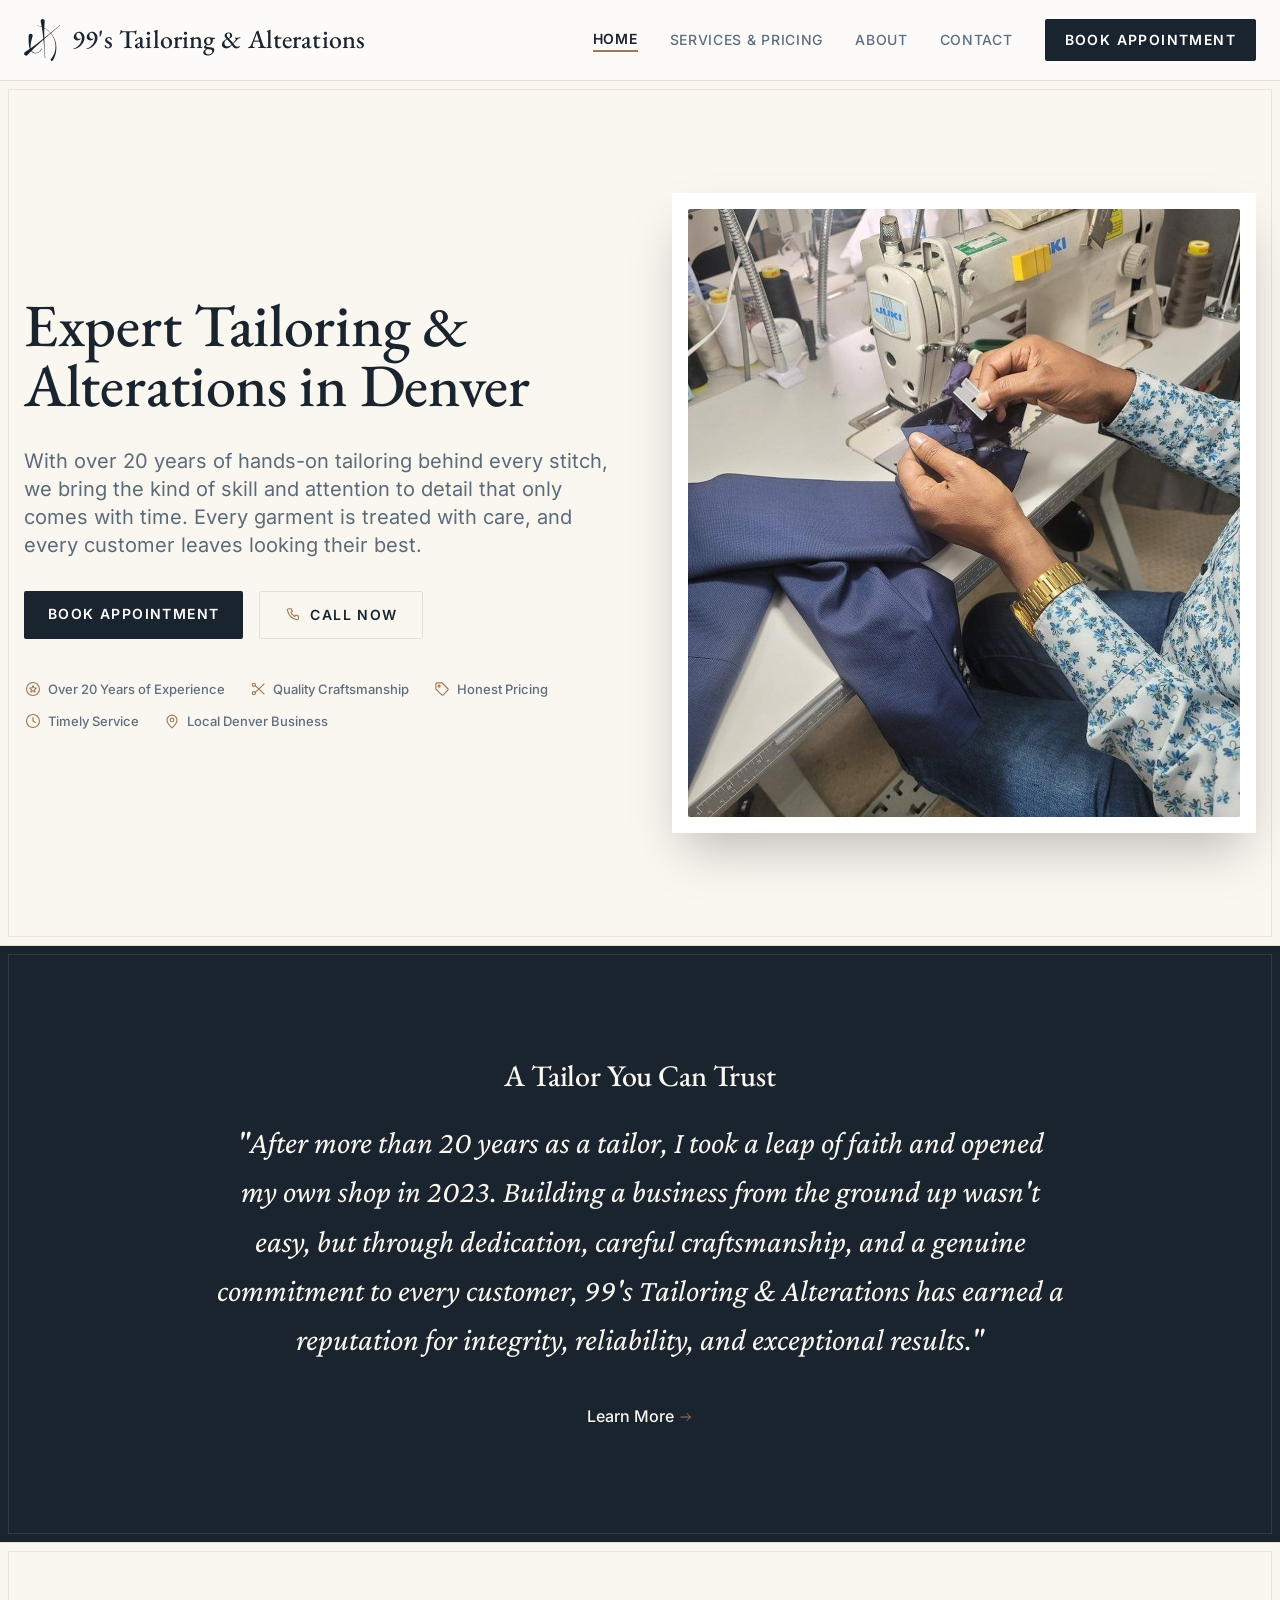
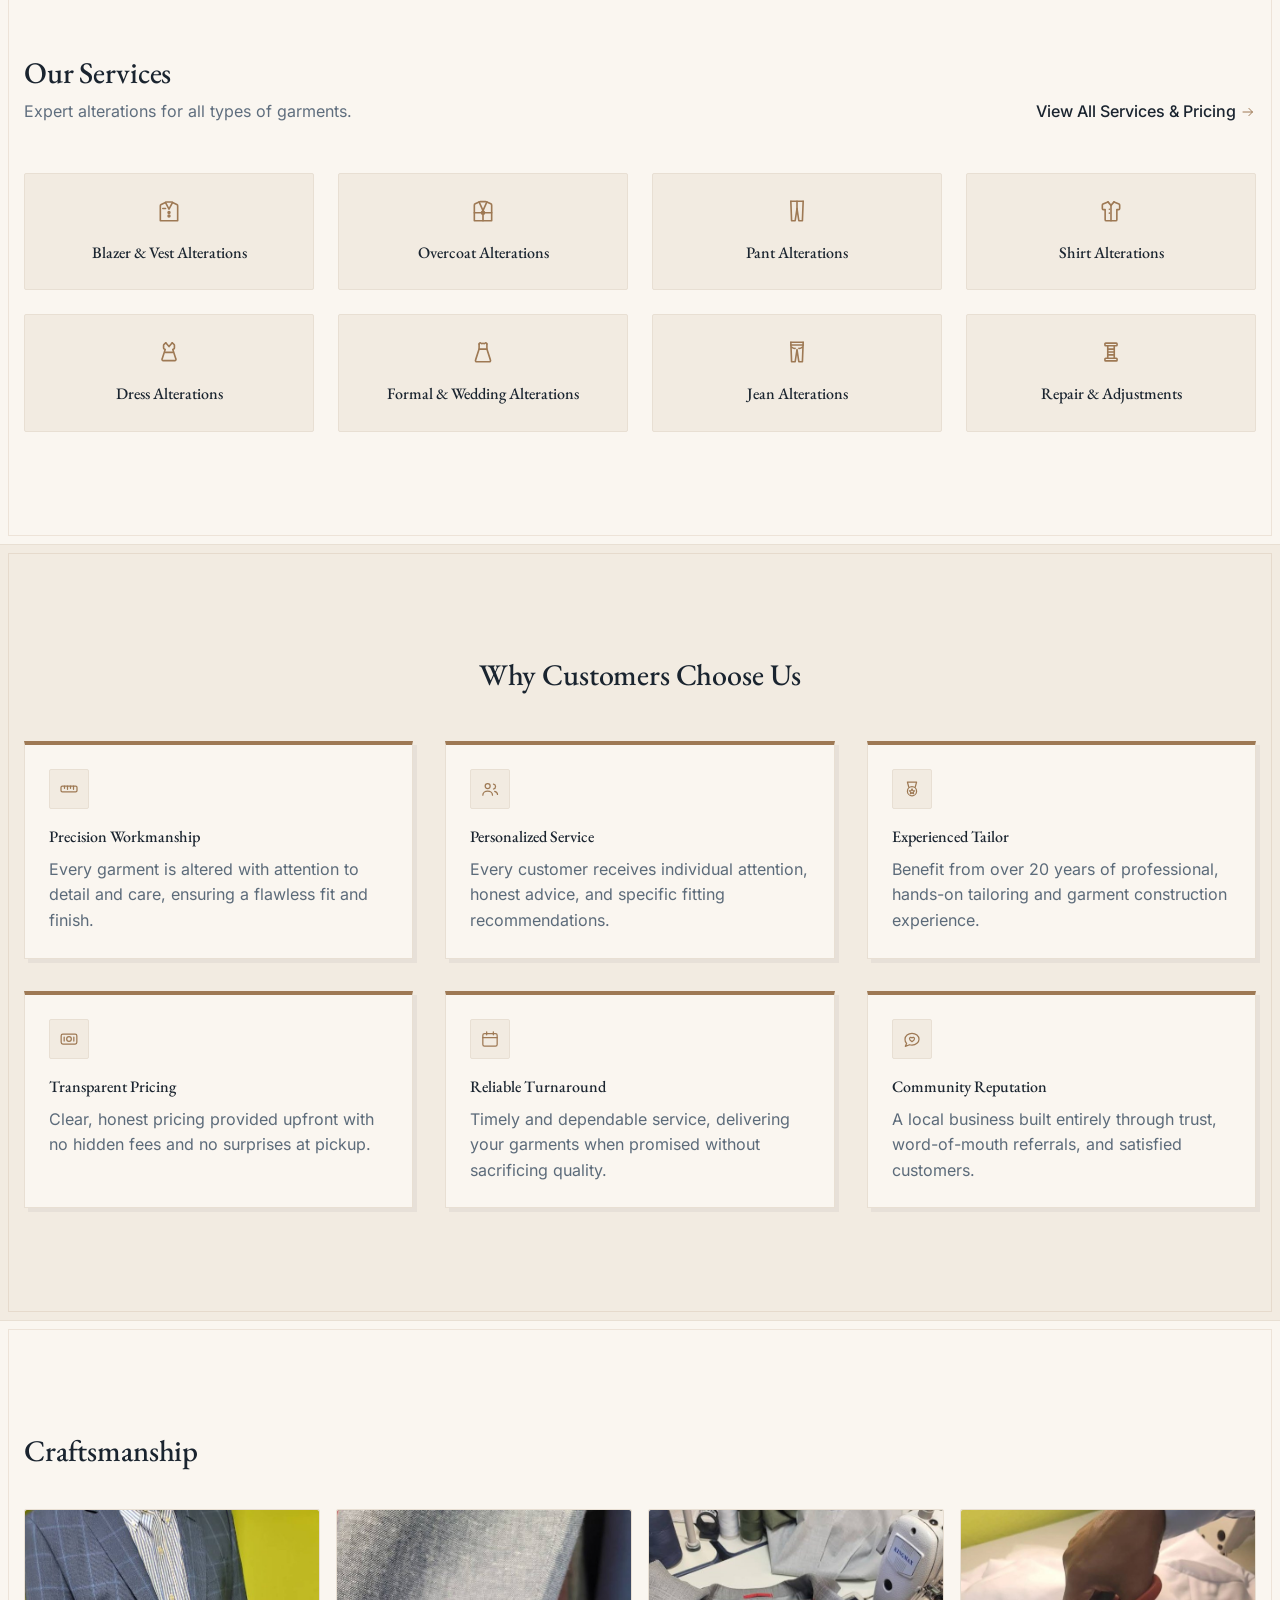
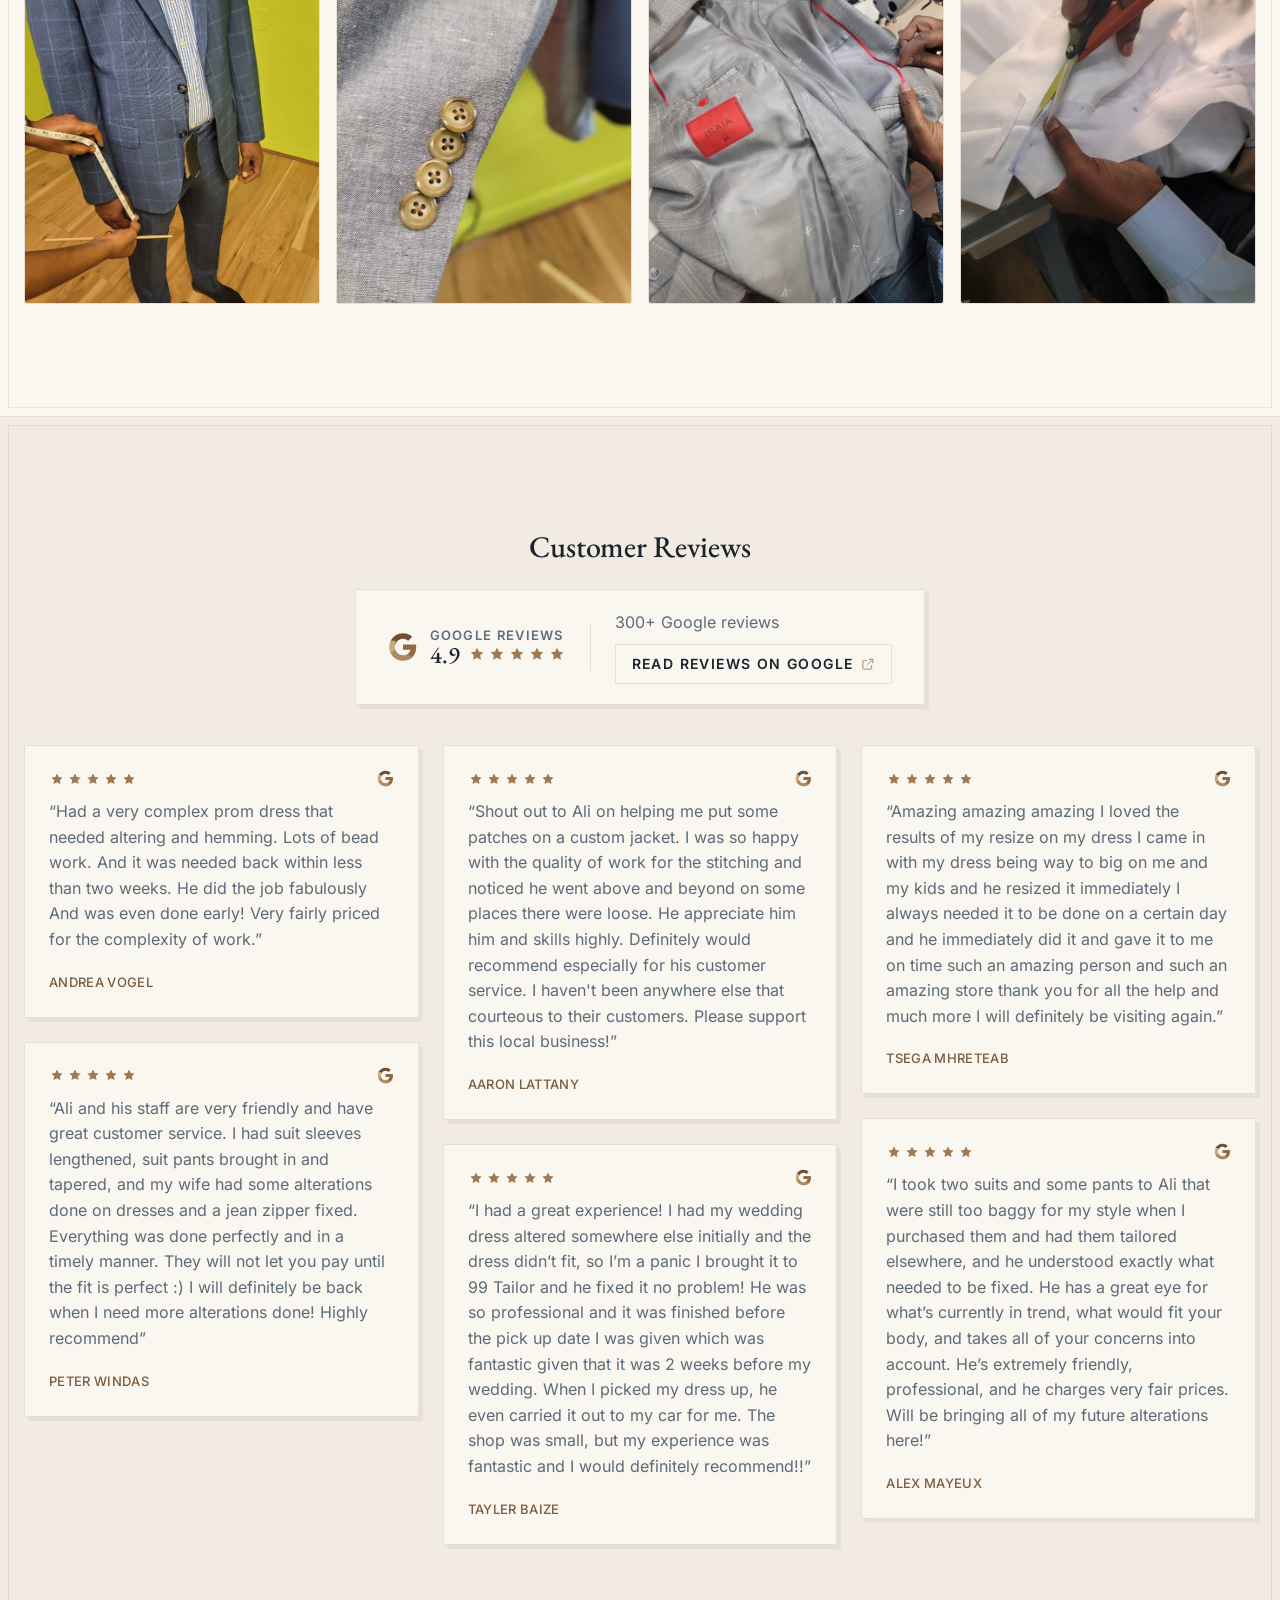
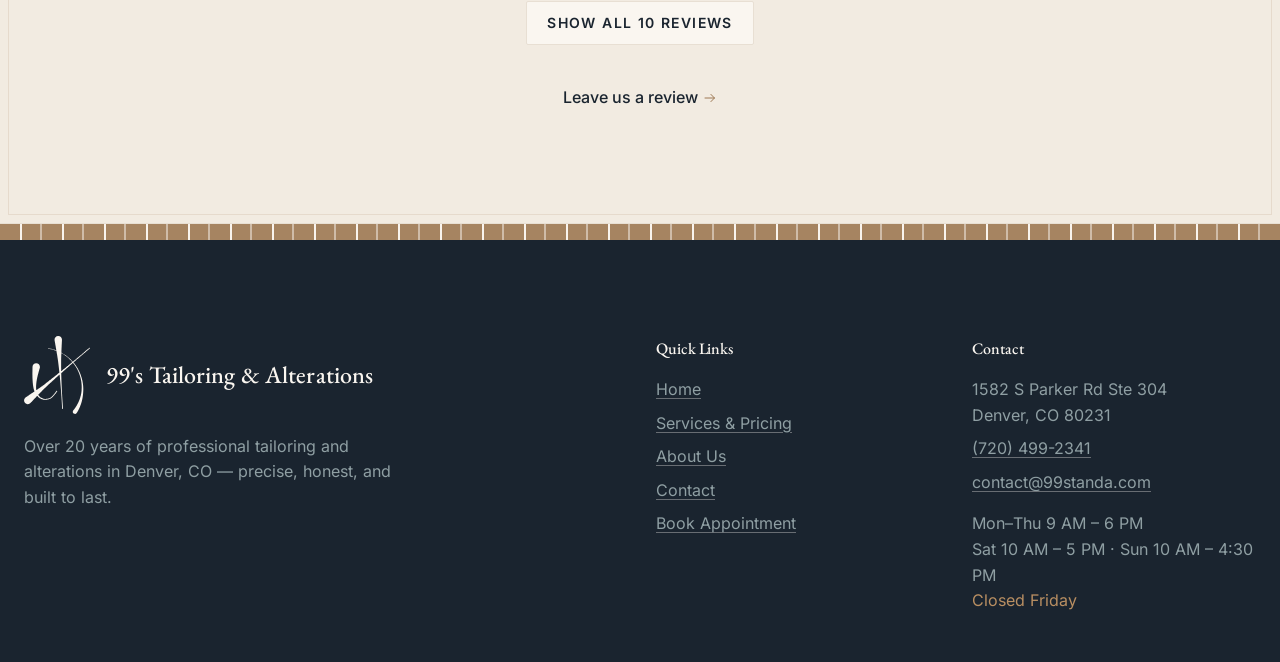
<file: index.html>
<!DOCTYPE html>
<html lang="en-US">
<head>
<meta charset="UTF-8">
<meta name="viewport" content="width=device-width, initial-scale=1.0">
<title>99&#x27;s Tailoring &amp; Alterations | Expert Tailor in Denver, CO</title>
<meta name="description" content="Expert tailoring and alterations in Denver, CO. Over 20 years of experience — precision workmanship on suits, dresses, pants, shirts and more.">
<link rel="canonical" href="https://www.99standa.com/">
<link rel="icon" type="image/svg+xml" href="favicon.svg">
<link rel="alternate icon" type="image/png" href="favicon.png">
<meta name="theme-color" content="#1A242F">
<meta property="og:type" content="website">
<meta property="og:site_name" content="99's Tailoring &amp; Alterations">
<meta property="og:locale" content="en_US">
<meta property="og:title" content="99&#x27;s Tailoring &amp; Alterations | Expert Tailor in Denver, CO">
<meta property="og:description" content="Expert tailoring and alterations in Denver, CO. Over 20 years of experience — precision workmanship on suits, dresses, pants, shirts and more.">
<meta property="og:url" content="https://www.99standa.com/">
<meta property="og:image" content="https://www.99standa.com/assets/img/og-image.jpg">
<meta property="og:image:width" content="1200">
<meta property="og:image:height" content="630">
<meta property="og:image:alt" content="Trimming a seam on a navy suit jacket at the sewing machine">
<meta name="twitter:card" content="summary_large_image">
<link rel="stylesheet" href="assets/styles.css">
<script type="application/ld+json">
    {
      "@context": "https://schema.org",
      "@type": "LocalBusiness",
      "additionalType": "http://www.productontology.org/id/Tailor",
      "name": "99's Tailoring & Alterations",
      "url": "https://www.99standa.com/",
      "telephone": "+1-720-499-2341",
      "email": "contact@99standa.com",
      "priceRange": "$$",
      "currenciesAccepted": "USD",
      "foundingDate": "2023",
      "address": {
        "@type": "PostalAddress",
        "streetAddress": "1582 S Parker Rd Ste 304",
        "addressLocality": "Denver",
        "addressRegion": "CO",
        "postalCode": "80231",
        "addressCountry": "US"
      },
      "geo": { "@type": "GeoCoordinates", "latitude": 39.69868, "longitude": -104.90385 },
      "areaServed": [
        { "@type": "City", "name": "Denver" },
        { "@type": "City", "name": "Aurora" },
        { "@type": "City", "name": "Glendale" },
        { "@type": "City", "name": "Cherry Hills Village" }
      ],
      "openingHoursSpecification": [
        { "@type": "OpeningHoursSpecification",
          "dayOfWeek": ["Monday","Tuesday","Wednesday","Thursday"],
          "opens": "09:00", "closes": "18:00" },
        { "@type": "OpeningHoursSpecification", "dayOfWeek": "Saturday",
          "opens": "10:00", "closes": "17:00" },
        { "@type": "OpeningHoursSpecification", "dayOfWeek": "Sunday",
          "opens": "10:00", "closes": "16:30" }
      ],
      "hasOfferCatalog": {
        "@type": "OfferCatalog",
        "name": "Alterations",
        "itemListElement": [
          { "@type": "OfferCatalog", "name": "Blazer / Coat", "itemListElement": [
            { "@type": "Offer", "priceCurrency": "USD", "price": "50", "itemOffered": { "@type": "Service", "name": "Shorten sleeve" } },
            { "@type": "Offer", "priceCurrency": "USD", "price": "45", "itemOffered": { "@type": "Service", "name": "Taper sleeve" } },
            { "@type": "Offer", "priceCurrency": "USD", "price": "52", "itemOffered": { "@type": "Service", "name": "Side in/out" } },
            { "@type": "Offer", "priceCurrency": "USD", "price": "85", "itemOffered": { "@type": "Service", "name": "Reduce chest" } },
            { "@type": "Offer", "priceCurrency": "USD", "price": "130", "itemOffered": { "@type": "Service", "name": "Shorten coat" } }
          ]},
          { "@type": "OfferCatalog", "name": "Pants", "itemListElement": [
            { "@type": "Offer", "priceCurrency": "USD", "price": "23", "itemOffered": { "@type": "Service", "name": "Plain bottom hem" } },
            { "@type": "Offer", "priceCurrency": "USD", "price": "37", "itemOffered": { "@type": "Service", "name": "Taper full leg" } },
            { "@type": "Offer", "priceCurrency": "USD", "price": "36", "itemOffered": { "@type": "Service", "name": "Waist seat in/out" } },
            { "@type": "Offer", "priceCurrency": "USD", "price": "26", "itemOffered": { "@type": "Service", "name": "Change zipper" } }
          ]},
          { "@type": "OfferCatalog", "name": "Shirts", "itemListElement": [
            { "@type": "Offer", "priceCurrency": "USD", "price": "34", "itemOffered": { "@type": "Service", "name": "Shorten sleeve" } },
            { "@type": "Offer", "priceCurrency": "USD", "price": "25", "itemOffered": { "@type": "Service", "name": "Shorten bottom" } },
            { "@type": "Offer", "priceCurrency": "USD", "price": "30", "itemOffered": { "@type": "Service", "name": "Side in" } }
          ]},
          { "@type": "OfferCatalog", "name": "Jeans", "itemListElement": [
            { "@type": "Offer", "priceCurrency": "USD", "price": "20", "itemOffered": { "@type": "Service", "name": "Plain bottom hem" } },
            { "@type": "Offer", "priceCurrency": "USD", "price": "35", "itemOffered": { "@type": "Service", "name": "Original hem" } },
            { "@type": "Offer", "priceSpecification": { "@type": "PriceSpecification", "priceCurrency": "USD", "minPrice": "32", "maxPrice": "45" }, "itemOffered": { "@type": "Service", "name": "Taper legs" } }
          ]},
          { "@type": "OfferCatalog", "name": "Dresses", "itemListElement": [
            { "@type": "Offer", "priceCurrency": "USD", "price": "68", "itemOffered": { "@type": "Service", "name": "Hemming" }, "description": "Starting price" },
            { "@type": "Offer", "priceCurrency": "USD", "price": "68", "itemOffered": { "@type": "Service", "name": "Side in" }, "description": "Starting price" },
            { "@type": "Offer", "priceCurrency": "USD", "price": "100", "itemOffered": { "@type": "Service", "name": "Bridesmaid dress, side in" }, "description": "Starting price" }
          ]}
        ]
      }
    }
    </script>
</head>
<body class="p-home bg-slate-50 text-slate-800 antialiased selection:bg-slate-200 selection:text-slate-900 flex flex-col min-h-screen">

<a class="skip-link" href="#main">Skip to content</a>

<svg width="0" height="0" style="position:absolute" aria-hidden="true" focusable="false"><defs>
      <symbol id="i-google" viewBox="0 0 48 48">
        <path fill="#6F4F33" d="M24 10.75c3.23 0 6.13 1.11 8.41 3.29l6.31-6.31C34.91 4.18 29.93 2 24 2 15.4 2 7.96 6.93 4.34 14.12l7.35 5.7c1.73-5.2 6.58-9.07 12.31-9.07z"/>
        <path fill="#8E6B47" d="M45.12 24.5c0-1.56-.14-3.06-.4-4.5H24v8.51h11.84c-.51 2.75-2.06 5.08-4.39 6.64v5.52h7.11c4.16-3.83 6.56-9.47 6.56-16.17z"/>
        <path fill="#AD8A62" d="M24 46c5.94 0 10.92-1.97 14.56-5.33l-7.11-5.52c-1.97 1.32-4.49 2.1-7.45 2.1-5.73 0-10.58-3.87-12.31-9.07H4.34v5.7C7.96 41.07 15.4 46 24 46z"/>
        <path fill="#C9AA85" d="M11.69 28.18C11.25 26.86 11 25.45 11 24s.25-2.86.69-4.18v-5.7H4.34C2.85 17.09 2 20.45 2 24s.85 6.91 2.34 9.88l7.35-5.7z"/>
      </symbol>
      <symbol id="i-overcoat" viewBox="0 0 24 24">
        <path d="M8.4 3.6 4.8 5.3A1.4 1.4 0 0 0 4 6.6V21h16V6.6a1.4 1.4 0 0 0-.8-1.3l-3.6-1.7"/>
        <path d="M8.4 3.6 12 11.6l3.6-8"/><path d="M9.5 3.3h5"/><path d="M12 11.6V21"/>
        <path d="M4 13.6h16"/><rect x="10.85" y="12.5" width="2.3" height="2.2" rx=".4"/>
      </symbol>
      <symbol id="i-blazer" viewBox="0 0 24 24">
        <path d="M8.7 4.1 4.8 5.9A1.4 1.4 0 0 0 4 7.2V21h16V7.2a1.4 1.4 0 0 0-.8-1.3l-3.9-1.8"/>
        <path d="M8.7 4.1 12 10.2l3.3-6.1"/><path d="M9.7 3.7h4.6"/><path d="M6.3 9.7h2.5"/>
        <circle cx="12" cy="13.4" r=".85"/><circle cx="12" cy="16.7" r=".85"/>
      </symbol>
      <symbol id="i-pants" viewBox="0 0 24 24">
        <path d="M6.3 3h11.4"/><path d="M6.3 3 7 21h3.3L12 9.8 13.7 21H17l.7-18"/><path d="M12 3v6.8"/>
      </symbol>
      <symbol id="i-jeans" viewBox="0 0 24 24">
        <path d="M6.3 3h11.4"/><path d="M6.25 5.5h11.5"/>
        <path d="M6.3 3 7 21h3.3L12 9.8 13.7 21H17l.7-18"/>
        <path d="M7.2 7.6c1 .9 2.1 1.2 3 1.1"/><path d="M16.8 7.6c-1 .9-2.1 1.2-3 1.1"/>
      </symbol>
      <symbol id="i-shirt" viewBox="0 0 24 24">
        <path d="M9.2 3.6 4.6 5.6A1.1 1.1 0 0 0 4 6.6v3.1a1 1 0 0 0 1 1h1.6V20a1 1 0 0 0 1 1h8.8a1 1 0 0 0 1-1v-9.3H19a1 1 0 0 0 1-1V6.6a1.1 1.1 0 0 0-.6-1l-4.6-2"/>
        <path d="M9.2 3.6 12 6.8l2.8-3.2"/><path d="M12 6.8V21"/>
        <path d="M10.5 10.4h.01M10.5 14h.01"/>
      </symbol>
      <symbol id="i-dress" viewBox="0 0 24 24">
        <path d="M9 3.5 12 7l3-3.5"/>
        <path d="M9 3.5 7.4 5a1 1 0 0 0-.4.8v2.4c0 .45.25.86.65 1.07l.85.45-2.85 8.7A1.1 1.1 0 0 0 6.7 20h10.6a1.1 1.1 0 0 0 1.05-1.58l-2.85-8.7.85-.45c.4-.21.65-.62.65-1.07V5.8a1 1 0 0 0-.4-.8L15 3.5"/>
        <path d="M8.7 12.4h6.6"/>
      </symbol>
      <symbol id="i-gown" viewBox="0 0 24 24">
        <path d="M8.4 4.7c0-1 1.1-1.5 1.8-.8.5.5 1.1.5 1.6 0h.4c.5.5 1.1.5 1.6 0 .7-.7 1.8-.2 1.8.8"/>
        <path d="M8.4 4.7v4.6L5.1 19.5A1.1 1.1 0 0 0 6.15 21h11.7a1.1 1.1 0 0 0 1.05-1.5L15.6 9.3V4.7"/>
        <path d="M8.4 9.3h7.2"/>
      </symbol>
      <symbol id="i-spool" viewBox="0 0 24 24">
        <rect x="6.4" y="3.8" width="11.2" height="2.4" rx=".7"/>
        <rect x="6.4" y="17.8" width="11.2" height="2.4" rx=".7"/>
        <path d="M9 6.2v11.6M15 6.2v11.6"/>
        <path d="M9 9.4h6M9 12h6M9 14.6h6"/>
      </symbol>
      <symbol id="i-scissors" viewBox="0 0 24 24">
        <circle cx="6.4" cy="17.6" r="2.1"/><circle cx="6.4" cy="6.4" r="2.1"/>
        <path d="M8.3 7.6 20 18.4"/><path d="M8.3 16.4 20 5.6"/>
      </symbol>
      <symbol id="i-ruler" viewBox="0 0 24 24">
        <rect x="2.4" y="8.6" width="19.2" height="6.8" rx="1.6"/>
        <path d="M6.6 8.6v2.6M10.2 8.6v3.7M13.8 8.6v2.6M17.4 8.6v3.7"/>
      </symbol>
      <symbol id="i-users" viewBox="0 0 24 24">
        <circle cx="9.2" cy="8.4" r="3"/>
        <path d="M3.4 19.4c0-2.9 2.6-4.8 5.8-4.8s5.8 1.9 5.8 4.8"/>
        <path d="M16.2 6.1a3 3 0 0 1 0 5.9"/><path d="M17.6 14.9c2 .6 3.4 1.9 3.4 3.6"/>
      </symbol>
      <symbol id="i-medal" viewBox="0 0 24 24">
        <circle cx="12" cy="14.6" r="5.5"/>
        <path d="m12 11.9.95 1.9 2.1.3-1.5 1.5.35 2.1-1.9-1-1.9 1 .35-2.1-1.5-1.5 2.1-.3Z"/>
        <path d="M8.1 9.6 6.5 3.8h11L15.9 9.6"/>
      </symbol>
      <symbol id="i-money" viewBox="0 0 24 24">
        <rect x="2.6" y="6" width="18.8" height="12" rx="2"/><circle cx="12" cy="12" r="2.8"/>
        <path d="M6.2 9.6v4.8M17.8 9.6v4.8"/>
      </symbol>
      <symbol id="i-calendar" viewBox="0 0 24 24">
        <rect x="3.4" y="5.4" width="17.2" height="15.2" rx="2"/>
        <path d="M8 3.4v3.6M16 3.4v3.6M3.4 10.4h17.2"/>
      </symbol>
      <symbol id="i-chat-heart" viewBox="0 0 24 24">
        <path d="M20.4 12.2c0 3.9-3.8 7.1-8.4 7.1-1 0-2-.15-2.9-.42L4 20.8l1.5-3.5a6.8 6.8 0 0 1-1.9-5.1c0-3.9 3.8-7.1 8.4-7.1s8.4 3.2 8.4 7.1Z"/>
        <path d="M12 15.1s-3-1.7-3-3.5a1.7 1.7 0 0 1 3-1.05 1.7 1.7 0 0 1 3 1.05c0 1.8-3 3.5-3 3.5Z"/>
      </symbol>
      <symbol id="i-star-circle" viewBox="0 0 24 24">
        <circle cx="12" cy="12" r="8.6"/>
        <path d="m12 7.6 1.35 2.75 3 .43-2.17 2.12.51 3L12 14.48l-2.69 1.42.51-3-2.17-2.12 3-.43Z"/>
      </symbol>
      <symbol id="i-tag" viewBox="0 0 24 24">
        <path d="M3.8 11.3V5.6a1.8 1.8 0 0 1 1.8-1.8h5.7c.48 0 .94.19 1.28.53l7 7a1.8 1.8 0 0 1 0 2.55l-5.7 5.7a1.8 1.8 0 0 1-2.55 0l-7-7a1.8 1.8 0 0 1-.53-1.28Z"/>
        <circle cx="8.1" cy="8.1" r="1.35"/>
      </symbol>
      <symbol id="i-clock" viewBox="0 0 24 24">
        <circle cx="12" cy="12" r="8.6"/><path d="M12 7.3V12l3.1 1.9"/>
      </symbol>
      <symbol id="i-pin" viewBox="0 0 24 24">
        <path d="M12 21.2s6.6-5.6 6.6-10.4A6.6 6.6 0 0 0 5.4 10.8c0 4.8 6.6 10.4 6.6 10.4Z"/>
        <circle cx="12" cy="10.6" r="2.4"/>
      </symbol>
      <symbol id="i-phone" viewBox="0 0 24 24">
        <path d="M6.6 3.6h2.9l1.5 3.7-1.9 1.2a10.6 10.6 0 0 0 5.4 5.4l1.2-1.9 3.7 1.5v2.9a2 2 0 0 1-2.2 2A16.4 16.4 0 0 1 4.6 5.8a2 2 0 0 1 2-2.2Z"/>
      </symbol>
      <symbol id="i-arrow-right" viewBox="0 0 24 24">
        <path d="M4.5 12h14.2"/><path d="m13.4 6.6 5.3 5.4-5.3 5.4"/>
      </symbol>
      <symbol id="i-external" viewBox="0 0 24 24">
        <path d="M14 3.8h6.2V10"/><path d="M20.2 3.8 11.4 12.6"/>
        <path d="M18.2 14.6V19a1.8 1.8 0 0 1-1.8 1.8H5A1.8 1.8 0 0 1 3.2 19V7.6A1.8 1.8 0 0 1 5 5.8h4.6"/>
      </symbol>
      <symbol id="i-menu" viewBox="0 0 24 24"><path d="M4 7h16M4 12h16M4 17h16"/></symbol>
      <symbol id="i-star" viewBox="0 0 24 24">
        <path d="m12 3.6 2.6 5.28 5.82.85-4.21 4.1 1 5.79L12 16.88l-5.21 2.74 1-5.79-4.21-4.1 5.82-.85Z"/>
      </symbol>
    </defs></svg>

<header class="bg-white/80 backdrop-blur-md border-b border-slate-200 sticky top-0 z-50">
      <div class="max-w-7xl mx-auto px-4 sm:px-6 h-20 flex items-center justify-between gap-3">
        <a href="" class="flex items-center gap-2.5 sm:gap-3 min-w-0" aria-label="99's Tailoring &amp; Alterations — home">
          <img class="brand-mark" src="assets/logo-navy.svg" alt="" width="42" height="50">
          <span class="brand-name text-slate-900 text-[1.02rem] sm:text-[1.34rem] lg:text-[1.5rem] xl:text-[1.62rem]">99's Tailoring &amp; Alterations</span>
        </a>
        <nav aria-label="Main" class="hidden lg:flex items-center gap-5 xl:gap-8">
          <a href="" class="nav-link text-sm text-slate-900 font-semibold" aria-current="page">Home</a>
          <a href="services/" class="nav-link text-sm font-medium text-slate-500 hover:text-slate-900 transition-colors">Services &amp; Pricing</a>
          <a href="about/" class="nav-link text-sm font-medium text-slate-500 hover:text-slate-900 transition-colors">About</a>
          <a href="contact/" class="nav-link text-sm font-medium text-slate-500 hover:text-slate-900 transition-colors">Contact</a>
          <a href="book/" class="bg-slate-900 text-white px-5 py-2.5 rounded-md text-sm font-medium hover:bg-slate-800 transition-colors shadow-sm">Book Appointment</a>
        </nav>
        <button id="mobile-menu-btn" class="lg:hidden text-slate-600 hover:text-slate-900 focus:outline-none flex-none" aria-label="Menu" aria-expanded="false" aria-controls="mobile-menu">
          <svg aria-hidden="true" focusable="false" class="ic ic-ink text-2xl" style="width:1.5rem;height:1.5rem"><use href="#i-menu"></use></svg>
        </button>
      </div>
      <nav id="mobile-menu" aria-label="Mobile" class="hidden lg:hidden bg-white border-b border-slate-200 absolute w-full left-0 top-20 shadow-sm">
        <div class="flex flex-col px-6 py-4 space-y-4">
          <a href="" class="nav-link text-sm text-slate-900 font-semibold block" aria-current="page">Home</a>
          <a href="services/" class="nav-link text-sm font-medium text-slate-500 hover:text-slate-900 block">Services &amp; Pricing</a>
          <a href="about/" class="nav-link text-sm font-medium text-slate-500 hover:text-slate-900 block">About</a>
          <a href="contact/" class="nav-link text-sm font-medium text-slate-500 hover:text-slate-900 block">Contact</a>
          <a href="book/" class="nav-link text-sm font-medium text-slate-500 hover:text-slate-900 block">Book Appointment</a>
        </div>
      </nav>
    </header>

<main id="main" class="flex-grow flex flex-col ">

        <!-- Hero -->
        <section class="bg-white py-10 md:py-24 border-b border-slate-200">
          <div class="hero-grid sm:px-6 grid md:grid-cols-2 gap-10 md:gap-12 max-w-7xl mr-auto ml-auto pr-5 pl-5 items-center">
            <div class="">
              <h1 class="font-serif text-4xl sm:text-5xl md:text-6xl text-slate-900 leading-tight mb-5 md:mb-8 text-center md:text-left">
                Expert Tailoring &amp; Alterations in Denver
              </h1>
              <p class="text-lg md:text-xl text-slate-600 mb-8 leading-relaxed font-light text-center md:text-left">
                With over 20 years of hands-on tailoring behind every stitch, we bring the kind of skill and attention to detail that only comes with time. Every garment is treated with care, and every customer leaves looking their best.
              </p>
              <div class="flex flex-col sm:flex-row gap-3 md:gap-4 mb-8 md:mb-10 justify-center md:justify-start">
                <a href="book/" class="bg-slate-900 text-white px-6 py-3.5 md:py-3 rounded-md text-sm font-medium hover:bg-slate-800 transition-colors shadow-sm w-full sm:w-auto text-center flex justify-center">Book Appointment</a>
                <a href="tel:+17204992341" class="bg-white text-slate-900 border border-slate-200 px-6 py-3.5 md:py-3 rounded-md text-sm font-medium hover:bg-slate-50 transition-colors flex items-center justify-center gap-2 shadow-sm w-full sm:w-auto">
                  <svg aria-hidden="true" focusable="false" class="ic" style="width:18px;height:18px"><use href="#i-phone"></use></svg>
                  Call Now
                </a>
              </div>
              <div class="flex flex-wrap justify-center md:justify-start gap-x-4 md:gap-x-6 gap-y-2.5 md:gap-y-3 text-xs sm:text-sm text-slate-500 font-medium">
                <span class="flex items-center gap-1.5"><svg aria-hidden="true" focusable="false" class="ic" style="width:18px;height:18px"><use href="#i-star-circle"></use></svg><span>Over 20 Years of Experience</span></span>
                <span class="flex items-center gap-1.5"><svg aria-hidden="true" focusable="false" class="ic" style="width:18px;height:18px"><use href="#i-scissors"></use></svg>Quality Craftsmanship</span>
                <span class="flex items-center gap-1.5"><svg aria-hidden="true" focusable="false" class="ic" style="width:18px;height:18px"><use href="#i-tag"></use></svg>Honest Pricing</span>
                <span class="flex items-center gap-1.5"><svg aria-hidden="true" focusable="false" class="ic" style="width:18px;height:18px"><use href="#i-clock"></use></svg>Timely Service</span>
                <span class="flex items-center gap-1.5"><svg aria-hidden="true" focusable="false" class="ic" style="width:18px;height:18px"><use href="#i-pin"></use></svg>Local Denver Business</span>
              </div>
            </div>
            <div class="relative h-[22rem] sm:h-96 md:h-[40rem] rounded-none overflow-hidden border-8 md:border-[16px] border-white shadow-2xl bg-slate-100 mt-6 md:mt-0">
              <img src="assets/img/hero.jpg" alt="Ali trimming a seam on a navy suit jacket at the sewing machine in the Denver shop" width="1100" height="1467" fetchpriority="high" decoding="async" class="w-full h-full object-cover">
            </div>
          </div>
        </section>

        <!-- About Preview -->
        <section class="py-20 bg-slate-50 border-b border-slate-200 theme-dark">
          <div class="max-w-4xl mx-auto px-6 text-center">
            <h2 class="text-2xl md:text-3xl font-medium tracking-tight text-slate-900 mb-6">A Tailor You Can Trust</h2>
            <p class="pull-quote text-slate-600 mb-10 max-w-4xl mx-auto">
              "After more than 20 years as a tailor, I took a leap of faith and opened my own shop in 2023. Building a business from the ground up wasn't easy, but through dedication, careful craftsmanship, and a genuine commitment to every customer, 99's Tailoring &amp; Alterations has earned a reputation for integrity, reliability, and exceptional results."
            </p>
            <a href="about/" class="text-sm font-medium text-slate-900 hover:text-slate-600 flex items-center justify-center gap-1 mx-auto transition-colors">
              Learn More <svg aria-hidden="true" focusable="false" class="ic" style="width:16px;height:16px"><use href="#i-arrow-right"></use></svg>
            </a>
          </div>
        </section>

        <!-- Services Preview -->
        <section class="py-20 bg-white border-b border-slate-200">
          <div class="max-w-7xl mx-auto px-6">
            <div class="flex justify-between items-end mb-12">
              <div>
                <h2 class="text-2xl md:text-3xl font-medium tracking-tight text-slate-900 mb-2">Our Services</h2>
                <p class="text-slate-500 text-sm">Expert alterations for all types of garments.</p>
              </div>
              <a href="services/" class="hidden md:flex text-sm font-medium text-slate-900 hover:text-slate-600 items-center gap-1 transition-colors">
                View All Services &amp; Pricing <svg aria-hidden="true" focusable="false" class="ic" style="width:16px;height:16px"><use href="#i-arrow-right"></use></svg>
              </a>
            </div>
            <div class="grid grid-cols-2 md:grid-cols-4 gap-4 md:gap-6 mb-8 md:mb-0">
              <div class="bg-slate-50 border border-slate-100 p-6 rounded-lg text-center hover:border-slate-200 transition-colors"><svg aria-hidden="true" focusable="false" class="ic mb-3 mx-auto" style="width:26px;height:26px"><use href="#i-blazer"></use></svg><h3 class="text-sm font-medium text-slate-900">Blazer &amp; Vest Alterations</h3></div>
              <div class="bg-slate-50 border border-slate-100 p-6 rounded-lg text-center hover:border-slate-200 transition-colors"><svg aria-hidden="true" focusable="false" class="ic mb-3 mx-auto" style="width:26px;height:26px"><use href="#i-overcoat"></use></svg><h3 class="text-sm font-medium text-slate-900">Overcoat Alterations</h3></div>
              <div class="bg-slate-50 border border-slate-100 p-6 rounded-lg text-center hover:border-slate-200 transition-colors"><svg aria-hidden="true" focusable="false" class="ic mb-3 mx-auto" style="width:26px;height:26px"><use href="#i-pants"></use></svg><h3 class="text-sm font-medium text-slate-900">Pant Alterations</h3></div>
              <div class="bg-slate-50 border border-slate-100 p-6 rounded-lg text-center hover:border-slate-200 transition-colors"><svg aria-hidden="true" focusable="false" class="ic mb-3 mx-auto" style="width:26px;height:26px"><use href="#i-shirt"></use></svg><h3 class="text-sm font-medium text-slate-900">Shirt Alterations</h3></div>
              <div class="bg-slate-50 border border-slate-100 p-6 rounded-lg text-center hover:border-slate-200 transition-colors"><svg aria-hidden="true" focusable="false" class="ic mb-3 mx-auto" style="width:26px;height:26px"><use href="#i-dress"></use></svg><h3 class="text-sm font-medium text-slate-900">Dress Alterations</h3></div>
              <div class="bg-slate-50 border border-slate-100 p-6 rounded-lg text-center hover:border-slate-200 transition-colors"><svg aria-hidden="true" focusable="false" class="ic mb-3 mx-auto" style="width:26px;height:26px"><use href="#i-gown"></use></svg><h3 class="text-sm font-medium text-slate-900">Formal &amp; Wedding Alterations</h3></div>
              <div class="bg-slate-50 border border-slate-100 p-6 rounded-lg text-center hover:border-slate-200 transition-colors"><svg aria-hidden="true" focusable="false" class="ic mb-3 mx-auto" style="width:26px;height:26px"><use href="#i-jeans"></use></svg><h3 class="text-sm font-medium text-slate-900">Jean Alterations</h3></div>
              <div class="bg-slate-50 border border-slate-100 p-6 rounded-lg text-center hover:border-slate-200 transition-colors"><svg aria-hidden="true" focusable="false" class="ic mb-3 mx-auto" style="width:26px;height:26px"><use href="#i-spool"></use></svg><h3 class="text-sm font-medium text-slate-900">Repair &amp; Adjustments</h3></div>
            </div>
            <a href="services/" class="md:hidden mt-6 text-sm font-medium text-slate-900 flex items-center justify-center w-full gap-1">View All Services &amp; Pricing <svg aria-hidden="true" focusable="false" class="ic" style="width:16px;height:16px"><use href="#i-arrow-right"></use></svg></a>
          </div>
        </section>

        <!-- Why Customers Choose Us -->
        <section class="py-20 bg-slate-50 border-b border-slate-200">
          <div class="max-w-7xl mx-auto px-6">
            <h2 class="text-2xl md:text-3xl font-medium tracking-tight text-slate-900 mb-12 text-center">Why Customers Choose Us</h2>
            <div class="grid md:grid-cols-3 gap-8">
              <div class="bg-white p-6 rounded-lg border border-slate-200 shadow-sm"><div class="w-10 h-10 bg-slate-100 rounded-md flex items-center justify-center mb-4 border border-slate-200"><svg aria-hidden="true" focusable="false" class="ic" style="width:20px;height:20px"><use href="#i-ruler"></use></svg></div><h3 class="text-base font-medium text-slate-900 mb-2">Precision Workmanship</h3><p class="text-sm text-slate-600 leading-relaxed">Every garment is altered with attention to detail and care, ensuring a flawless fit and finish.</p></div>
              <div class="bg-white p-6 rounded-lg border border-slate-200 shadow-sm"><div class="w-10 h-10 bg-slate-100 rounded-md flex items-center justify-center mb-4 border border-slate-200"><svg aria-hidden="true" focusable="false" class="ic" style="width:20px;height:20px"><use href="#i-users"></use></svg></div><h3 class="text-base font-medium text-slate-900 mb-2">Personalized Service</h3><p class="text-sm text-slate-600 leading-relaxed">Every customer receives individual attention, honest advice, and specific fitting recommendations.</p></div>
              <div class="bg-white p-6 rounded-lg border border-slate-200 shadow-sm"><div class="w-10 h-10 bg-slate-100 rounded-md flex items-center justify-center mb-4 border border-slate-200"><svg aria-hidden="true" focusable="false" class="ic" style="width:20px;height:20px"><use href="#i-medal"></use></svg></div><h3 class="text-base font-medium text-slate-900 mb-2">Experienced Tailor</h3><p class="text-sm text-slate-600 leading-relaxed">Benefit from over 20 years of professional, hands-on tailoring and garment construction experience.</p></div>
              <div class="bg-white p-6 rounded-lg border border-slate-200 shadow-sm"><div class="w-10 h-10 bg-slate-100 rounded-md flex items-center justify-center mb-4 border border-slate-200"><svg aria-hidden="true" focusable="false" class="ic" style="width:20px;height:20px"><use href="#i-money"></use></svg></div><h3 class="text-base font-medium text-slate-900 mb-2">Transparent Pricing</h3><p class="text-sm text-slate-600 leading-relaxed">Clear, honest pricing provided upfront with no hidden fees and no surprises at pickup.</p></div>
              <div class="bg-white p-6 rounded-lg border border-slate-200 shadow-sm"><div class="w-10 h-10 bg-slate-100 rounded-md flex items-center justify-center mb-4 border border-slate-200"><svg aria-hidden="true" focusable="false" class="ic" style="width:20px;height:20px"><use href="#i-calendar"></use></svg></div><h3 class="text-base font-medium text-slate-900 mb-2">Reliable Turnaround</h3><p class="text-sm text-slate-600 leading-relaxed">Timely and dependable service, delivering your garments when promised without sacrificing quality.</p></div>
              <div class="bg-white p-6 rounded-lg border border-slate-200 shadow-sm"><div class="w-10 h-10 bg-slate-100 rounded-md flex items-center justify-center mb-4 border border-slate-200"><svg aria-hidden="true" focusable="false" class="ic" style="width:20px;height:20px"><use href="#i-chat-heart"></use></svg></div><h3 class="text-base font-medium text-slate-900 mb-2">Community Reputation</h3><p class="text-sm text-slate-600 leading-relaxed">A local business built entirely through trust, word-of-mouth referrals, and satisfied customers.</p></div>
            </div>
          </div>
        </section>

        <!-- Gallery -->
        <section class="py-20 bg-white border-b border-slate-200">
          <div class="max-w-7xl mx-auto px-6">
            <h2 class="text-2xl md:text-3xl font-medium tracking-tight text-slate-900 mb-10">Craftsmanship</h2>
            <div class="grid grid-cols-2 md:grid-cols-4 gap-4">
              <div class="aspect-square bg-slate-100 rounded-lg overflow-hidden border border-slate-200">
                <img src="assets/img/gallery-1.jpg" alt="Suit fitting measurement" width="741" height="905" loading="lazy" decoding="async" class="w-full h-full object-cover object-top">
              </div>
              <div class="aspect-square bg-slate-100 rounded-lg overflow-hidden border border-slate-200">
                <img src="assets/img/gallery-2.jpg" alt="Suit buttons detail" width="740" height="896" loading="lazy" decoding="async" class="w-full h-full object-cover object-center">
              </div>
              <div class="aspect-square bg-slate-100 rounded-lg overflow-hidden border border-slate-200">
                <img src="assets/img/gallery-3.jpg" alt="Suit jacket lining work" width="740" height="896" loading="lazy" decoding="async" class="w-full h-full object-cover object-center">
              </div>
              <div class="aspect-square bg-slate-100 rounded-lg overflow-hidden border border-slate-200">
                <img src="assets/img/gallery-4.jpg" alt="Fabric cutting detail" width="740" height="896" loading="lazy" decoding="async" class="w-full h-full object-cover object-center">
              </div>
            </div>
          </div>
        </section>

        <!-- Reviews -->
        <section class="py-20 bg-slate-50 border-b border-slate-200">
          <div class="max-w-7xl mx-auto px-6">
            <div class="text-center mb-10">
              <h2 class="text-2xl md:text-3xl font-medium tracking-tight text-slate-900 mb-6">Customer Reviews</h2>

              <!-- Google rating header -->
              <div class="g-card inline-flex flex-col sm:flex-row items-center gap-4 sm:gap-6 px-6 sm:px-8 py-5 text-left">
                <div class="flex items-center gap-3">
                  <svg viewBox="0 0 48 48" class="flex-none" style="width:30px;height:30px" aria-hidden="true"><use href="#i-google"></use></svg>
                  <div>
                    <div class="text-xs uppercase tracking-widest text-slate-500 font-semibold">Google Reviews</div>
                    <div class="flex items-baseline gap-2">
                      <span id="g-rating" class="g-rating text-2xl">4.9</span>
                      <span id="g-stars" role="img" aria-label="4.9 out of 5 stars" class="flex gap-0.5 text-slate-900"><svg aria-hidden="true" class="ic ic-star ic-fill" style="width:18px;height:18px"><use href="#i-star"></use></svg><svg aria-hidden="true" class="ic ic-star ic-fill" style="width:18px;height:18px"><use href="#i-star"></use></svg><svg aria-hidden="true" class="ic ic-star ic-fill" style="width:18px;height:18px"><use href="#i-star"></use></svg><svg aria-hidden="true" class="ic ic-star ic-fill" style="width:18px;height:18px"><use href="#i-star"></use></svg><svg aria-hidden="true" class="ic ic-star ic-fill" style="width:18px;height:18px"><use href="#i-star"></use></svg></span>
                    </div>
                  </div>
                </div>
                <div class="hidden sm:block w-px h-12 bg-[var(--border-cream)]"></div>
                <div class="flex flex-col items-center sm:items-start gap-2">
                  <span id="g-count" class="text-sm text-slate-600">300+ Google reviews</span>
                  <a id="g-link" href="https://www.google.com/maps/search/?api=1&amp;query=99%27s%20Tailoring%20%26%20Alterations%2C%201582%20S%20Parker%20Rd%20Ste%20304%2C%20Denver%2C%20CO%2080231" target="_blank" rel="noopener noreferrer"
                     class="bg-white text-slate-900 border border-slate-200 px-4 py-2 rounded-md text-sm font-medium hover:bg-slate-50 transition-colors shadow-sm inline-flex items-center gap-2">
                    Read Reviews on Google <svg aria-hidden="true" focusable="false" class="ic" style="width:14px;height:14px"><use href="#i-external"></use></svg>
                  </a>
                </div>
              </div>
            </div>

            <div id="review-grid" class="review-columns">
              <article class="review-card bg-white p-6 rounded-lg border border-slate-200 shadow-sm">
                <div class="flex items-center justify-between mb-3">
                  <span role="img" aria-label="5 out of 5 stars" class="flex gap-0.5"><svg aria-hidden="true" class="ic ic-star ic-fill" style="width:16px;height:16px"><use href="#i-star"></use></svg><svg aria-hidden="true" class="ic ic-star ic-fill" style="width:16px;height:16px"><use href="#i-star"></use></svg><svg aria-hidden="true" class="ic ic-star ic-fill" style="width:16px;height:16px"><use href="#i-star"></use></svg><svg aria-hidden="true" class="ic ic-star ic-fill" style="width:16px;height:16px"><use href="#i-star"></use></svg><svg aria-hidden="true" class="ic ic-star ic-fill" style="width:16px;height:16px"><use href="#i-star"></use></svg></span>
                  <svg viewBox="0 0 48 48" class="flex-none" style="width:17px;height:17px" aria-hidden="true"><use href="#i-google"></use></svg>
                </div>
                <p class="text-sm text-slate-600 leading-relaxed mb-4">&ldquo;Had a very complex prom dress that needed altering and hemming. Lots of bead work. And it was needed back within less than two weeks. He did the job fabulously And was even done early! Very fairly priced for the complexity of work.&rdquo;</p>
                <cite class="text-xs font-medium text-slate-400 uppercase tracking-wide not-italic">Andrea Vogel</cite>
              </article>
              <article class="review-card bg-white p-6 rounded-lg border border-slate-200 shadow-sm">
                <div class="flex items-center justify-between mb-3">
                  <span role="img" aria-label="5 out of 5 stars" class="flex gap-0.5"><svg aria-hidden="true" class="ic ic-star ic-fill" style="width:16px;height:16px"><use href="#i-star"></use></svg><svg aria-hidden="true" class="ic ic-star ic-fill" style="width:16px;height:16px"><use href="#i-star"></use></svg><svg aria-hidden="true" class="ic ic-star ic-fill" style="width:16px;height:16px"><use href="#i-star"></use></svg><svg aria-hidden="true" class="ic ic-star ic-fill" style="width:16px;height:16px"><use href="#i-star"></use></svg><svg aria-hidden="true" class="ic ic-star ic-fill" style="width:16px;height:16px"><use href="#i-star"></use></svg></span>
                  <svg viewBox="0 0 48 48" class="flex-none" style="width:17px;height:17px" aria-hidden="true"><use href="#i-google"></use></svg>
                </div>
                <p class="text-sm text-slate-600 leading-relaxed mb-4">&ldquo;Ali and his staff are very friendly and have great customer service. I had suit sleeves lengthened, suit pants brought in and tapered, and my wife had some alterations done on dresses and a jean zipper fixed. Everything was done perfectly and in a timely manner. They will not let you pay until the fit is perfect :) I will definitely be back when I need more alterations done! Highly recommend&rdquo;</p>
                <cite class="text-xs font-medium text-slate-400 uppercase tracking-wide not-italic">Peter Windas</cite>
              </article>
              <article class="review-card bg-white p-6 rounded-lg border border-slate-200 shadow-sm">
                <div class="flex items-center justify-between mb-3">
                  <span role="img" aria-label="5 out of 5 stars" class="flex gap-0.5"><svg aria-hidden="true" class="ic ic-star ic-fill" style="width:16px;height:16px"><use href="#i-star"></use></svg><svg aria-hidden="true" class="ic ic-star ic-fill" style="width:16px;height:16px"><use href="#i-star"></use></svg><svg aria-hidden="true" class="ic ic-star ic-fill" style="width:16px;height:16px"><use href="#i-star"></use></svg><svg aria-hidden="true" class="ic ic-star ic-fill" style="width:16px;height:16px"><use href="#i-star"></use></svg><svg aria-hidden="true" class="ic ic-star ic-fill" style="width:16px;height:16px"><use href="#i-star"></use></svg></span>
                  <svg viewBox="0 0 48 48" class="flex-none" style="width:17px;height:17px" aria-hidden="true"><use href="#i-google"></use></svg>
                </div>
                <p class="text-sm text-slate-600 leading-relaxed mb-4">&ldquo;Shout out to Ali on helping me put some patches on a custom jacket. I was so happy with the quality of work for the stitching and noticed he went above and beyond on some places there were loose. He appreciate him him and skills highly. Definitely would recommend especially for his customer service. I haven&#x27;t been anywhere else that courteous to their customers. Please support this local business!&rdquo;</p>
                <cite class="text-xs font-medium text-slate-400 uppercase tracking-wide not-italic">Aaron Lattany</cite>
              </article>
              <article class="review-card bg-white p-6 rounded-lg border border-slate-200 shadow-sm">
                <div class="flex items-center justify-between mb-3">
                  <span role="img" aria-label="5 out of 5 stars" class="flex gap-0.5"><svg aria-hidden="true" class="ic ic-star ic-fill" style="width:16px;height:16px"><use href="#i-star"></use></svg><svg aria-hidden="true" class="ic ic-star ic-fill" style="width:16px;height:16px"><use href="#i-star"></use></svg><svg aria-hidden="true" class="ic ic-star ic-fill" style="width:16px;height:16px"><use href="#i-star"></use></svg><svg aria-hidden="true" class="ic ic-star ic-fill" style="width:16px;height:16px"><use href="#i-star"></use></svg><svg aria-hidden="true" class="ic ic-star ic-fill" style="width:16px;height:16px"><use href="#i-star"></use></svg></span>
                  <svg viewBox="0 0 48 48" class="flex-none" style="width:17px;height:17px" aria-hidden="true"><use href="#i-google"></use></svg>
                </div>
                <p class="text-sm text-slate-600 leading-relaxed mb-4">&ldquo;I had a great experience! I had my wedding dress altered somewhere else initially and the dress didn’t fit, so I’m a panic I brought it to 99 Tailor and he fixed it no problem! He was so professional and it was finished before the pick up date I was given which was fantastic given that it was 2 weeks before my wedding. When I picked my dress up, he even carried it out to my car for me. The shop was small, but my experience was fantastic and I would definitely recommend!!&rdquo;</p>
                <cite class="text-xs font-medium text-slate-400 uppercase tracking-wide not-italic">Tayler Baize</cite>
              </article>
              <article class="review-card bg-white p-6 rounded-lg border border-slate-200 shadow-sm">
                <div class="flex items-center justify-between mb-3">
                  <span role="img" aria-label="5 out of 5 stars" class="flex gap-0.5"><svg aria-hidden="true" class="ic ic-star ic-fill" style="width:16px;height:16px"><use href="#i-star"></use></svg><svg aria-hidden="true" class="ic ic-star ic-fill" style="width:16px;height:16px"><use href="#i-star"></use></svg><svg aria-hidden="true" class="ic ic-star ic-fill" style="width:16px;height:16px"><use href="#i-star"></use></svg><svg aria-hidden="true" class="ic ic-star ic-fill" style="width:16px;height:16px"><use href="#i-star"></use></svg><svg aria-hidden="true" class="ic ic-star ic-fill" style="width:16px;height:16px"><use href="#i-star"></use></svg></span>
                  <svg viewBox="0 0 48 48" class="flex-none" style="width:17px;height:17px" aria-hidden="true"><use href="#i-google"></use></svg>
                </div>
                <p class="text-sm text-slate-600 leading-relaxed mb-4">&ldquo;Amazing amazing amazing I loved the results of my resize on my dress I came in with my dress being way to big on me and my kids and he resized it immediately I always needed it to be done on a certain day and he immediately did it and gave it to me on time such an amazing person and such an amazing store thank you for all the help and much more I will definitely be visiting again.&rdquo;</p>
                <cite class="text-xs font-medium text-slate-400 uppercase tracking-wide not-italic">Tsega Mhreteab</cite>
              </article>
              <article class="review-card bg-white p-6 rounded-lg border border-slate-200 shadow-sm">
                <div class="flex items-center justify-between mb-3">
                  <span role="img" aria-label="5 out of 5 stars" class="flex gap-0.5"><svg aria-hidden="true" class="ic ic-star ic-fill" style="width:16px;height:16px"><use href="#i-star"></use></svg><svg aria-hidden="true" class="ic ic-star ic-fill" style="width:16px;height:16px"><use href="#i-star"></use></svg><svg aria-hidden="true" class="ic ic-star ic-fill" style="width:16px;height:16px"><use href="#i-star"></use></svg><svg aria-hidden="true" class="ic ic-star ic-fill" style="width:16px;height:16px"><use href="#i-star"></use></svg><svg aria-hidden="true" class="ic ic-star ic-fill" style="width:16px;height:16px"><use href="#i-star"></use></svg></span>
                  <svg viewBox="0 0 48 48" class="flex-none" style="width:17px;height:17px" aria-hidden="true"><use href="#i-google"></use></svg>
                </div>
                <p class="text-sm text-slate-600 leading-relaxed mb-4">&ldquo;I took two suits and some pants to Ali that were still too baggy for my style when I purchased them and had them tailored elsewhere, and he understood exactly what needed to be fixed. He has a great eye for what’s currently in trend, what would fit your body, and takes all of your concerns into account. He’s extremely friendly, professional, and he charges very fair prices. Will be bringing all of my future alterations here!&rdquo;</p>
                <cite class="text-xs font-medium text-slate-400 uppercase tracking-wide not-italic">Alex Mayeux</cite>
              </article>
              <article class="review-card bg-white p-6 rounded-lg border border-slate-200 shadow-sm" data-extra>
                <div class="flex items-center justify-between mb-3">
                  <span role="img" aria-label="5 out of 5 stars" class="flex gap-0.5"><svg aria-hidden="true" class="ic ic-star ic-fill" style="width:16px;height:16px"><use href="#i-star"></use></svg><svg aria-hidden="true" class="ic ic-star ic-fill" style="width:16px;height:16px"><use href="#i-star"></use></svg><svg aria-hidden="true" class="ic ic-star ic-fill" style="width:16px;height:16px"><use href="#i-star"></use></svg><svg aria-hidden="true" class="ic ic-star ic-fill" style="width:16px;height:16px"><use href="#i-star"></use></svg><svg aria-hidden="true" class="ic ic-star ic-fill" style="width:16px;height:16px"><use href="#i-star"></use></svg></span>
                  <svg viewBox="0 0 48 48" class="flex-none" style="width:17px;height:17px" aria-hidden="true"><use href="#i-google"></use></svg>
                </div>
                <p class="text-sm text-slate-600 leading-relaxed mb-4">&ldquo;I found 99&#x27;s Tailoring and Alterations via a Google search. What a lucky find! Ali did a great job on a tricky repair (replacing a zipper on a favorite old jacket) and gave me a very reasonable price estimate. He even finished the job two days before the promise date. I would highly recommend!&rdquo;</p>
                <cite class="text-xs font-medium text-slate-400 uppercase tracking-wide not-italic">Jon Kaiser</cite>
              </article>
              <article class="review-card bg-white p-6 rounded-lg border border-slate-200 shadow-sm" data-extra>
                <div class="flex items-center justify-between mb-3">
                  <span role="img" aria-label="5 out of 5 stars" class="flex gap-0.5"><svg aria-hidden="true" class="ic ic-star ic-fill" style="width:16px;height:16px"><use href="#i-star"></use></svg><svg aria-hidden="true" class="ic ic-star ic-fill" style="width:16px;height:16px"><use href="#i-star"></use></svg><svg aria-hidden="true" class="ic ic-star ic-fill" style="width:16px;height:16px"><use href="#i-star"></use></svg><svg aria-hidden="true" class="ic ic-star ic-fill" style="width:16px;height:16px"><use href="#i-star"></use></svg><svg aria-hidden="true" class="ic ic-star ic-fill" style="width:16px;height:16px"><use href="#i-star"></use></svg></span>
                  <svg viewBox="0 0 48 48" class="flex-none" style="width:17px;height:17px" aria-hidden="true"><use href="#i-google"></use></svg>
                </div>
                <p class="text-sm text-slate-600 leading-relaxed mb-4">&ldquo;Amazing tailoring, he did my mom’s suit for our cousins wedding and even gave suggestions on collar fits and colors that will work well with the suit he is amazing and very quick and the results are amazing! Thank you again!&rdquo;</p>
                <cite class="text-xs font-medium text-slate-400 uppercase tracking-wide not-italic">Yahkenyah Duncan</cite>
              </article>
              <article class="review-card bg-white p-6 rounded-lg border border-slate-200 shadow-sm" data-extra>
                <div class="flex items-center justify-between mb-3">
                  <span role="img" aria-label="5 out of 5 stars" class="flex gap-0.5"><svg aria-hidden="true" class="ic ic-star ic-fill" style="width:16px;height:16px"><use href="#i-star"></use></svg><svg aria-hidden="true" class="ic ic-star ic-fill" style="width:16px;height:16px"><use href="#i-star"></use></svg><svg aria-hidden="true" class="ic ic-star ic-fill" style="width:16px;height:16px"><use href="#i-star"></use></svg><svg aria-hidden="true" class="ic ic-star ic-fill" style="width:16px;height:16px"><use href="#i-star"></use></svg><svg aria-hidden="true" class="ic ic-star ic-fill" style="width:16px;height:16px"><use href="#i-star"></use></svg></span>
                  <svg viewBox="0 0 48 48" class="flex-none" style="width:17px;height:17px" aria-hidden="true"><use href="#i-google"></use></svg>
                </div>
                <p class="text-sm text-slate-600 leading-relaxed mb-4">&ldquo;I recently brought my sports coats in and was pleasantly surprised how well they fit after. These guys can get it done quickly and correctly. I’ll definitely be going back!&rdquo;</p>
                <cite class="text-xs font-medium text-slate-400 uppercase tracking-wide not-italic">Jesse Hopkins</cite>
              </article>
              <article class="review-card bg-white p-6 rounded-lg border border-slate-200 shadow-sm" data-extra>
                <div class="flex items-center justify-between mb-3">
                  <span role="img" aria-label="5 out of 5 stars" class="flex gap-0.5"><svg aria-hidden="true" class="ic ic-star ic-fill" style="width:16px;height:16px"><use href="#i-star"></use></svg><svg aria-hidden="true" class="ic ic-star ic-fill" style="width:16px;height:16px"><use href="#i-star"></use></svg><svg aria-hidden="true" class="ic ic-star ic-fill" style="width:16px;height:16px"><use href="#i-star"></use></svg><svg aria-hidden="true" class="ic ic-star ic-fill" style="width:16px;height:16px"><use href="#i-star"></use></svg><svg aria-hidden="true" class="ic ic-star ic-fill" style="width:16px;height:16px"><use href="#i-star"></use></svg></span>
                  <svg viewBox="0 0 48 48" class="flex-none" style="width:17px;height:17px" aria-hidden="true"><use href="#i-google"></use></svg>
                </div>
                <p class="text-sm text-slate-600 leading-relaxed mb-4">&ldquo;Ali was kind, communicative, and offered an easy, calm experience. He offered different ways to tailor my pants and no pressure to go with the higher priced tailoring. Got 6 pairs of pants hemmed and one taken in significantly, with about a 1 week turnaround. High quality work and happy with my experience here!&rdquo;</p>
                <cite class="text-xs font-medium text-slate-400 uppercase tracking-wide not-italic">Ashley Ko</cite>
              </article>
            </div>

            <div class="text-center mt-8">
              <button type="button" id="reviews-more"
                      class="hidden bg-white text-slate-900 border border-slate-200 px-5 py-2.5 rounded-md text-sm font-medium hover:bg-slate-50 transition-colors shadow-sm">
                Show all 10 reviews
              </button>
            </div>

            <div class="text-center mt-10">
              <a id="g-write" href="https://www.google.com/maps/search/?api=1&amp;query=99%27s%20Tailoring%20%26%20Alterations%2C%201582%20S%20Parker%20Rd%20Ste%20304%2C%20Denver%2C%20CO%2080231" target="_blank" rel="noopener noreferrer" class="text-sm font-medium text-slate-900 hover:text-slate-600 inline-flex items-center gap-1 transition-colors">
                Leave us a review <svg aria-hidden="true" focusable="false" class="ic" style="width:16px;height:16px"><use href="#i-arrow-right"></use></svg>
              </a>
            </div>
          </div>
        </section>
</main>

<div class="w-full h-4 bg-[#9E7954] opacity-90" style="background-image: repeating-linear-gradient(to right, transparent, transparent 20px, #FAF6F0 20px, #FAF6F0 22px, transparent 22px, transparent 40px, rgba(250,246,240,0.5) 40px, rgba(250,246,240,0.5) 42px);"></div>
<footer class="bg-white border-t border-slate-200 py-12 mt-auto">
      <div class="max-w-7xl mx-auto px-6 grid md:grid-cols-4 gap-8">
        <div class="md:col-span-2">
          <div class="flex items-center gap-4 mb-5">
            <img class="brand-mark" src="assets/logo-cream.svg" alt="" width="78" height="92">
            <span class="brand-name text-xl md:text-2xl" style="white-space:normal">99's Tailoring &amp; Alterations</span>
          </div>
          <p class="text-sm text-slate-500 max-w-sm leading-relaxed mb-6">Over 20 years of professional tailoring and alterations in Denver, CO — precise, honest, and built to last.</p>
        </div>
        <div>
          <h2 class="text-sm font-medium text-slate-900 mb-4">Quick Links</h2>
          <ul class="space-y-2 text-sm text-slate-500">
            <li><a href="" class="hover:text-slate-900 transition-colors">Home</a></li>
            <li><a href="services/" class="hover:text-slate-900 transition-colors">Services &amp; Pricing</a></li>
            <li><a href="about/" class="hover:text-slate-900 transition-colors">About Us</a></li>
            <li><a href="contact/" class="hover:text-slate-900 transition-colors">Contact</a></li>
            <li><a href="book/" class="hover:text-slate-900 transition-colors">Book Appointment</a></li>
          </ul>
        </div>
        <div>
          <h2 class="text-sm font-medium text-slate-900 mb-4">Contact</h2>
          <ul class="space-y-2 text-sm text-slate-500">
            <li>1582 S Parker Rd Ste 304<br>Denver, CO 80231</li>
            <li><a href="tel:+17204992341" class="hover:text-slate-900 transition-colors">(720) 499-2341</a></li>
            <li><a href="mailto:contact@99standa.com" class="hover:text-slate-900 transition-colors">contact@99standa.com</a></li>
            <li class="pt-2">Mon–Thu 9 AM – 6 PM<br>Sat 10 AM – 5 PM · Sun 10 AM – 4:30 PM<br><span class="text-slate-400">Closed Friday</span></li>
          </ul>
        </div>
      </div>
    </footer>

<script src="assets/site.js" defer></script>

</body>
</html>
</file>
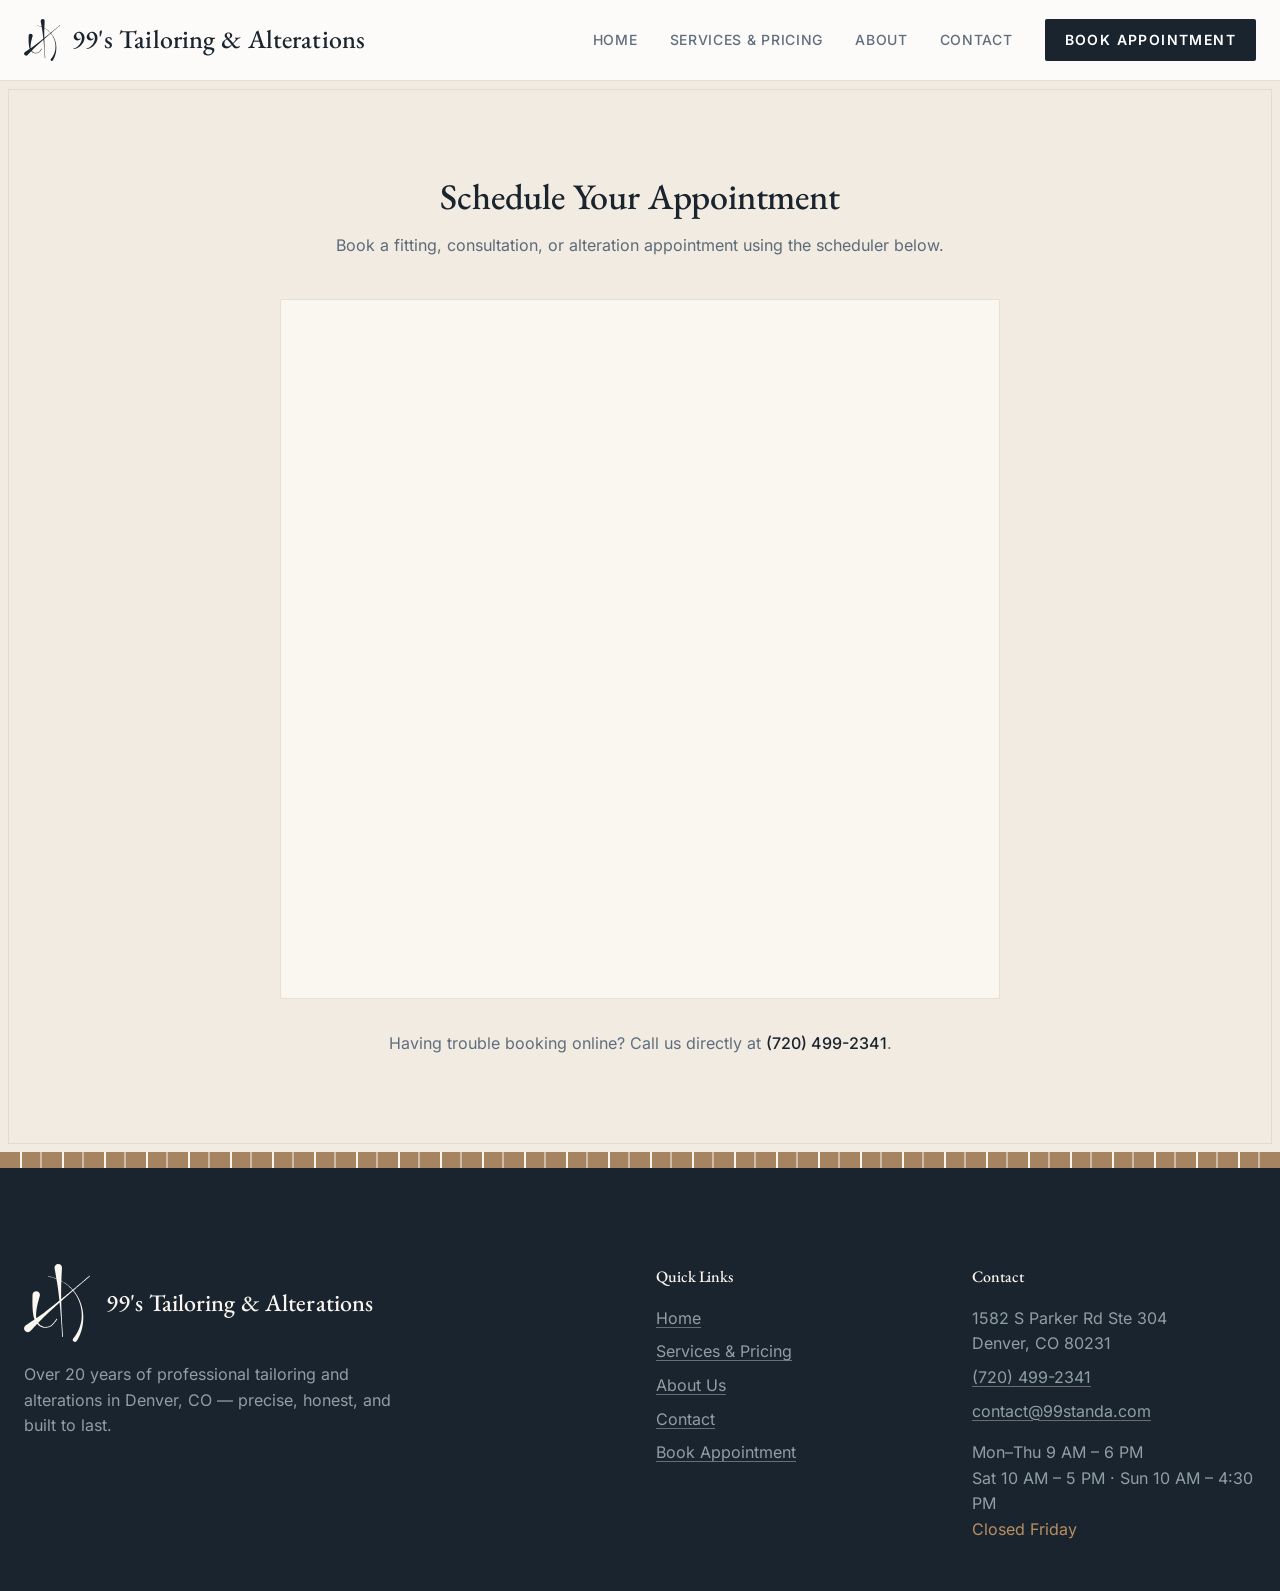
<file: about/index.html>
<!DOCTYPE html>
<html lang="en-US">
<head>
<meta charset="UTF-8">
<meta name="viewport" content="width=device-width, initial-scale=1.0">
<title>Book a Fitting | 99&#x27;s Tailoring &amp; Alterations, Denver</title>
<meta name="description" content="Book a fitting, consultation or alteration appointment at 99&#x27;s Tailoring &amp; Alterations in Denver. Online scheduling, or call (720) 499-2341.">
<link rel="canonical" href="https://www.99standa.com/book/">
<link rel="icon" type="image/svg+xml" href="../favicon.svg">
<link rel="alternate icon" type="image/png" href="../favicon.png">
<meta name="theme-color" content="#1A242F">
<meta property="og:type" content="website">
<meta property="og:site_name" content="99's Tailoring &amp; Alterations">
<meta property="og:locale" content="en_US">
<meta property="og:title" content="Book a Fitting | 99&#x27;s Tailoring &amp; Alterations, Denver">
<meta property="og:description" content="Book a fitting, consultation or alteration appointment at 99&#x27;s Tailoring &amp; Alterations in Denver. Online scheduling, or call (720) 499-2341.">
<meta property="og:url" content="https://www.99standa.com/book/">
<meta property="og:image" content="https://www.99standa.com/assets/img/og-image.jpg">
<meta property="og:image:width" content="1200">
<meta property="og:image:height" content="630">
<meta property="og:image:alt" content="Trimming a seam on a navy suit jacket at the sewing machine">
<meta name="twitter:card" content="summary_large_image">
<link rel="stylesheet" href="../assets/styles.css">

</head>
<body class="p-book bg-slate-50 text-slate-800 antialiased selection:bg-slate-200 selection:text-slate-900 flex flex-col min-h-screen">

<a class="skip-link" href="#main">Skip to content</a>

<svg width="0" height="0" style="position:absolute" aria-hidden="true" focusable="false"><defs>
      <symbol id="i-google" viewBox="0 0 48 48">
        <path fill="#6F4F33" d="M24 10.75c3.23 0 6.13 1.11 8.41 3.29l6.31-6.31C34.91 4.18 29.93 2 24 2 15.4 2 7.96 6.93 4.34 14.12l7.35 5.7c1.73-5.2 6.58-9.07 12.31-9.07z"/>
        <path fill="#8E6B47" d="M45.12 24.5c0-1.56-.14-3.06-.4-4.5H24v8.51h11.84c-.51 2.75-2.06 5.08-4.39 6.64v5.52h7.11c4.16-3.83 6.56-9.47 6.56-16.17z"/>
        <path fill="#AD8A62" d="M24 46c5.94 0 10.92-1.97 14.56-5.33l-7.11-5.52c-1.97 1.32-4.49 2.1-7.45 2.1-5.73 0-10.58-3.87-12.31-9.07H4.34v5.7C7.96 41.07 15.4 46 24 46z"/>
        <path fill="#C9AA85" d="M11.69 28.18C11.25 26.86 11 25.45 11 24s.25-2.86.69-4.18v-5.7H4.34C2.85 17.09 2 20.45 2 24s.85 6.91 2.34 9.88l7.35-5.7z"/>
      </symbol>
      <symbol id="i-menu" viewBox="0 0 24 24"><path d="M4 7h16M4 12h16M4 17h16"/></symbol>
      <symbol id="i-star" viewBox="0 0 24 24">
        <path d="m12 3.6 2.6 5.28 5.82.85-4.21 4.1 1 5.79L12 16.88l-5.21 2.74 1-5.79-4.21-4.1 5.82-.85Z"/>
      </symbol>
    </defs></svg>

<header class="bg-white/80 backdrop-blur-md border-b border-slate-200 sticky top-0 z-50">
      <div class="max-w-7xl mx-auto px-4 sm:px-6 h-20 flex items-center justify-between gap-3">
        <a href="../" class="flex items-center gap-2.5 sm:gap-3 min-w-0" aria-label="99's Tailoring &amp; Alterations — home">
          <img class="brand-mark" src="../assets/logo-navy.svg" alt="" width="42" height="50">
          <span class="brand-name text-slate-900 text-[1.02rem] sm:text-[1.34rem] lg:text-[1.5rem] xl:text-[1.62rem]">99's Tailoring &amp; Alterations</span>
        </a>
        <nav aria-label="Main" class="hidden lg:flex items-center gap-5 xl:gap-8">
          <a href="../" class="nav-link text-sm font-medium text-slate-500 hover:text-slate-900 transition-colors">Home</a>
          <a href="../services/" class="nav-link text-sm font-medium text-slate-500 hover:text-slate-900 transition-colors">Services &amp; Pricing</a>
          <a href="../about/" class="nav-link text-sm font-medium text-slate-500 hover:text-slate-900 transition-colors">About</a>
          <a href="../contact/" class="nav-link text-sm font-medium text-slate-500 hover:text-slate-900 transition-colors">Contact</a>
          <a href="../book/" aria-current="page" class="bg-slate-900 text-white px-5 py-2.5 rounded-md text-sm font-medium hover:bg-slate-800 transition-colors shadow-sm">Book Appointment</a>
        </nav>
        <button id="mobile-menu-btn" class="lg:hidden text-slate-600 hover:text-slate-900 focus:outline-none flex-none" aria-label="Menu" aria-expanded="false" aria-controls="mobile-menu">
          <svg aria-hidden="true" focusable="false" class="ic ic-ink text-2xl" style="width:1.5rem;height:1.5rem"><use href="#i-menu"></use></svg>
        </button>
      </div>
      <nav id="mobile-menu" aria-label="Mobile" class="hidden lg:hidden bg-white border-b border-slate-200 absolute w-full left-0 top-20 shadow-sm">
        <div class="flex flex-col px-6 py-4 space-y-4">
          <a href="../" class="nav-link text-sm font-medium text-slate-500 hover:text-slate-900 block">Home</a>
          <a href="../services/" class="nav-link text-sm font-medium text-slate-500 hover:text-slate-900 block">Services &amp; Pricing</a>
          <a href="../about/" class="nav-link text-sm font-medium text-slate-500 hover:text-slate-900 block">About</a>
          <a href="../contact/" class="nav-link text-sm font-medium text-slate-500 hover:text-slate-900 block">Contact</a>
          <a href="../book/" class="nav-link text-sm text-slate-900 font-semibold block" aria-current="page">Book Appointment</a>
        </div>
      </nav>
    </header>

<main id="main" class="flex-grow flex flex-col bg-slate-50">

        <section class="py-16 md:py-24">
          <div class="max-w-3xl mx-auto px-6 text-center">
            <h1 class="text-3xl md:text-4xl font-medium tracking-tight text-slate-900 mb-4">Schedule Your Appointment</h1>
            <p class="text-sm text-slate-600 mb-10">Book a fitting, consultation, or alteration appointment using the scheduler below.</p>

            <!-- Calendly inline widget begin -->
            <div class="calendly-inline-widget bg-white border border-slate-200 rounded-lg overflow-hidden mb-8"
                 data-url="https://calendly.com/99standa/30min"
                 style="min-width:320px;height:700px;">
              <div id="calendly-fallback" class="hidden h-full flex-col items-center justify-center gap-4 p-8 text-center">
                <p class="text-sm text-slate-600 max-w-sm">The scheduler didn't load — your browser or network may be blocking it.</p>
                <a href="https://calendly.com/99standa/30min" target="_blank" rel="noopener noreferrer" class="bg-slate-900 text-white px-5 py-2.5 rounded-md text-sm font-medium hover:bg-slate-800 transition-colors shadow-sm">Open the Scheduler</a>
                <a href="tel:+17204992341" class="text-sm text-slate-900 font-medium hover:underline">or call (720) 499-2341</a>
              </div>
            </div>
            
            <!-- Calendly inline widget end -->

            <div class="text-sm text-slate-500">Having trouble booking online? Call us directly at <a href="tel:+17204992341" class="text-slate-900 font-medium hover:underline">(720) 499-2341</a>.</div>
          </div>
        </section>
</main>

<div class="w-full h-4 bg-[#9E7954] opacity-90" style="background-image: repeating-linear-gradient(to right, transparent, transparent 20px, #FAF6F0 20px, #FAF6F0 22px, transparent 22px, transparent 40px, rgba(250,246,240,0.5) 40px, rgba(250,246,240,0.5) 42px);"></div>
<footer class="bg-white border-t border-slate-200 py-12 mt-auto">
      <div class="max-w-7xl mx-auto px-6 grid md:grid-cols-4 gap-8">
        <div class="md:col-span-2">
          <div class="flex items-center gap-4 mb-5">
            <img class="brand-mark" src="../assets/logo-cream.svg" alt="" width="78" height="92">
            <span class="brand-name text-xl md:text-2xl" style="white-space:normal">99's Tailoring &amp; Alterations</span>
          </div>
          <p class="text-sm text-slate-500 max-w-sm leading-relaxed mb-6">Over 20 years of professional tailoring and alterations in Denver, CO — precise, honest, and built to last.</p>
        </div>
        <div>
          <h2 class="text-sm font-medium text-slate-900 mb-4">Quick Links</h2>
          <ul class="space-y-2 text-sm text-slate-500">
            <li><a href="../" class="hover:text-slate-900 transition-colors">Home</a></li>
            <li><a href="../services/" class="hover:text-slate-900 transition-colors">Services &amp; Pricing</a></li>
            <li><a href="../about/" class="hover:text-slate-900 transition-colors">About Us</a></li>
            <li><a href="../contact/" class="hover:text-slate-900 transition-colors">Contact</a></li>
            <li><a href="../book/" class="hover:text-slate-900 transition-colors">Book Appointment</a></li>
          </ul>
        </div>
        <div>
          <h2 class="text-sm font-medium text-slate-900 mb-4">Contact</h2>
          <ul class="space-y-2 text-sm text-slate-500">
            <li>1582 S Parker Rd Ste 304<br>Denver, CO 80231</li>
            <li><a href="tel:+17204992341" class="hover:text-slate-900 transition-colors">(720) 499-2341</a></li>
            <li><a href="mailto:contact@99standa.com" class="hover:text-slate-900 transition-colors">contact@99standa.com</a></li>
            <li class="pt-2">Mon–Thu 9 AM – 6 PM<br>Sat 10 AM – 5 PM · Sun 10 AM – 4:30 PM<br><span class="text-slate-400">Closed Friday</span></li>
          </ul>
        </div>
      </div>
    </footer>

<script src="../assets/site.js" defer></script>
<script type="text/javascript" src="https://assets.calendly.com/assets/external/widget.js" async></script>
</body>
</html>
</file>
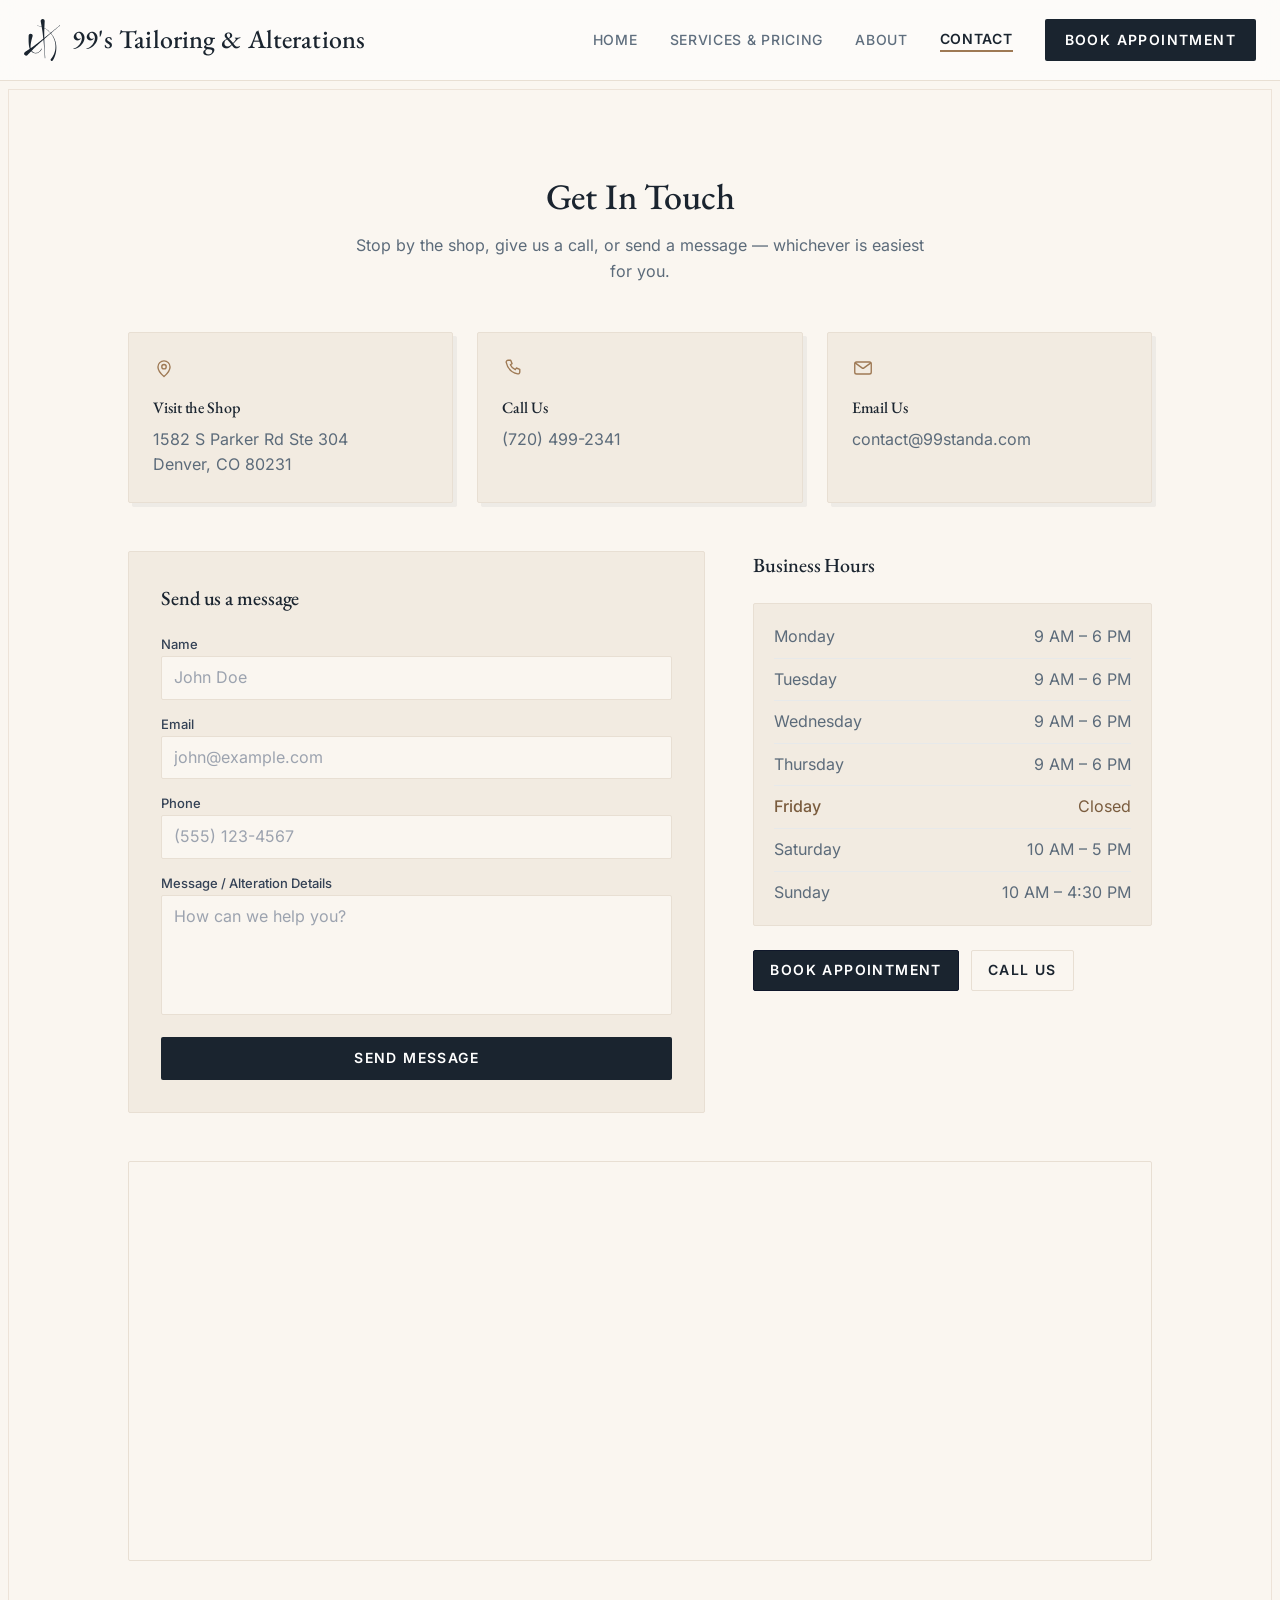
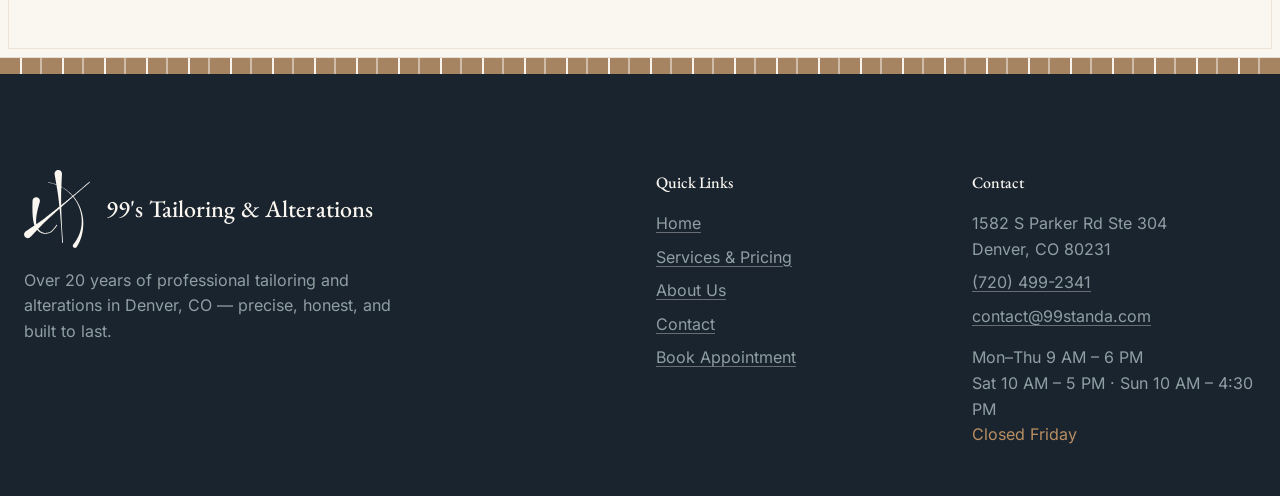
<file: contact/index.html>
<!DOCTYPE html>
<html lang="en-US">
<head>
<meta charset="UTF-8">
<meta name="viewport" content="width=device-width, initial-scale=1.0">
<title>Contact &amp; Hours | 99&#x27;s Tailoring &amp; Alterations, Denver</title>
<meta name="description" content="Visit 99&#x27;s Tailoring &amp; Alterations at 1582 S Parker Rd Ste 304, Denver CO. Call (720) 499-2341. Open Mon–Thu 9–6, Sat 10–5, Sun 10–4:30. Closed Friday.">
<link rel="canonical" href="https://www.99standa.com/contact/">
<link rel="icon" type="image/svg+xml" href="../favicon.svg">
<link rel="alternate icon" type="image/png" href="../favicon.png">
<meta name="theme-color" content="#1A242F">
<meta property="og:type" content="website">
<meta property="og:site_name" content="99's Tailoring &amp; Alterations">
<meta property="og:locale" content="en_US">
<meta property="og:title" content="Contact &amp; Hours | 99&#x27;s Tailoring &amp; Alterations, Denver">
<meta property="og:description" content="Visit 99&#x27;s Tailoring &amp; Alterations at 1582 S Parker Rd Ste 304, Denver CO. Call (720) 499-2341. Open Mon–Thu 9–6, Sat 10–5, Sun 10–4:30. Closed Friday.">
<meta property="og:url" content="https://www.99standa.com/contact/">
<meta property="og:image" content="https://www.99standa.com/assets/img/og-image.jpg">
<meta property="og:image:width" content="1200">
<meta property="og:image:height" content="630">
<meta property="og:image:alt" content="Trimming a seam on a navy suit jacket at the sewing machine">
<meta name="twitter:card" content="summary_large_image">
<link rel="stylesheet" href="../assets/styles.css">

</head>
<body class="p-contact bg-slate-50 text-slate-800 antialiased selection:bg-slate-200 selection:text-slate-900 flex flex-col min-h-screen">

<a class="skip-link" href="#main">Skip to content</a>

<svg width="0" height="0" style="position:absolute" aria-hidden="true" focusable="false"><defs>
      <symbol id="i-google" viewBox="0 0 48 48">
        <path fill="#6F4F33" d="M24 10.75c3.23 0 6.13 1.11 8.41 3.29l6.31-6.31C34.91 4.18 29.93 2 24 2 15.4 2 7.96 6.93 4.34 14.12l7.35 5.7c1.73-5.2 6.58-9.07 12.31-9.07z"/>
        <path fill="#8E6B47" d="M45.12 24.5c0-1.56-.14-3.06-.4-4.5H24v8.51h11.84c-.51 2.75-2.06 5.08-4.39 6.64v5.52h7.11c4.16-3.83 6.56-9.47 6.56-16.17z"/>
        <path fill="#AD8A62" d="M24 46c5.94 0 10.92-1.97 14.56-5.33l-7.11-5.52c-1.97 1.32-4.49 2.1-7.45 2.1-5.73 0-10.58-3.87-12.31-9.07H4.34v5.7C7.96 41.07 15.4 46 24 46z"/>
        <path fill="#C9AA85" d="M11.69 28.18C11.25 26.86 11 25.45 11 24s.25-2.86.69-4.18v-5.7H4.34C2.85 17.09 2 20.45 2 24s.85 6.91 2.34 9.88l7.35-5.7z"/>
      </symbol>
      <symbol id="i-pin" viewBox="0 0 24 24">
        <path d="M12 21.2s6.6-5.6 6.6-10.4A6.6 6.6 0 0 0 5.4 10.8c0 4.8 6.6 10.4 6.6 10.4Z"/>
        <circle cx="12" cy="10.6" r="2.4"/>
      </symbol>
      <symbol id="i-phone" viewBox="0 0 24 24">
        <path d="M6.6 3.6h2.9l1.5 3.7-1.9 1.2a10.6 10.6 0 0 0 5.4 5.4l1.2-1.9 3.7 1.5v2.9a2 2 0 0 1-2.2 2A16.4 16.4 0 0 1 4.6 5.8a2 2 0 0 1 2-2.2Z"/>
      </symbol>
      <symbol id="i-mail" viewBox="0 0 24 24">
        <rect x="3" y="5.4" width="18" height="13.2" rx="2"/>
        <path d="m3.8 6.7 7.1 5.2c.66.48 1.54.48 2.2 0l7.1-5.2"/>
      </symbol>
      <symbol id="i-menu" viewBox="0 0 24 24"><path d="M4 7h16M4 12h16M4 17h16"/></symbol>
      <symbol id="i-star" viewBox="0 0 24 24">
        <path d="m12 3.6 2.6 5.28 5.82.85-4.21 4.1 1 5.79L12 16.88l-5.21 2.74 1-5.79-4.21-4.1 5.82-.85Z"/>
      </symbol>
    </defs></svg>

<header class="bg-white/80 backdrop-blur-md border-b border-slate-200 sticky top-0 z-50">
      <div class="max-w-7xl mx-auto px-4 sm:px-6 h-20 flex items-center justify-between gap-3">
        <a href="../" class="flex items-center gap-2.5 sm:gap-3 min-w-0" aria-label="99's Tailoring &amp; Alterations — home">
          <img class="brand-mark" src="../assets/logo-navy.svg" alt="" width="42" height="50">
          <span class="brand-name text-slate-900 text-[1.02rem] sm:text-[1.34rem] lg:text-[1.5rem] xl:text-[1.62rem]">99's Tailoring &amp; Alterations</span>
        </a>
        <nav aria-label="Main" class="hidden lg:flex items-center gap-5 xl:gap-8">
          <a href="../" class="nav-link text-sm font-medium text-slate-500 hover:text-slate-900 transition-colors">Home</a>
          <a href="../services/" class="nav-link text-sm font-medium text-slate-500 hover:text-slate-900 transition-colors">Services &amp; Pricing</a>
          <a href="../about/" class="nav-link text-sm font-medium text-slate-500 hover:text-slate-900 transition-colors">About</a>
          <a href="../contact/" class="nav-link text-sm text-slate-900 font-semibold" aria-current="page">Contact</a>
          <a href="../book/" class="bg-slate-900 text-white px-5 py-2.5 rounded-md text-sm font-medium hover:bg-slate-800 transition-colors shadow-sm">Book Appointment</a>
        </nav>
        <button id="mobile-menu-btn" class="lg:hidden text-slate-600 hover:text-slate-900 focus:outline-none flex-none" aria-label="Menu" aria-expanded="false" aria-controls="mobile-menu">
          <svg aria-hidden="true" focusable="false" class="ic ic-ink text-2xl" style="width:1.5rem;height:1.5rem"><use href="#i-menu"></use></svg>
        </button>
      </div>
      <nav id="mobile-menu" aria-label="Mobile" class="hidden lg:hidden bg-white border-b border-slate-200 absolute w-full left-0 top-20 shadow-sm">
        <div class="flex flex-col px-6 py-4 space-y-4">
          <a href="../" class="nav-link text-sm font-medium text-slate-500 hover:text-slate-900 block">Home</a>
          <a href="../services/" class="nav-link text-sm font-medium text-slate-500 hover:text-slate-900 block">Services &amp; Pricing</a>
          <a href="../about/" class="nav-link text-sm font-medium text-slate-500 hover:text-slate-900 block">About</a>
          <a href="../contact/" class="nav-link text-sm text-slate-900 font-semibold block" aria-current="page">Contact</a>
          <a href="../book/" class="nav-link text-sm font-medium text-slate-500 hover:text-slate-900 block">Book Appointment</a>
        </div>
      </nav>
    </header>

<main id="main" class="flex-grow flex flex-col bg-white">

        <section class="py-16 md:py-24 border-b border-slate-200">
          <div class="max-w-7xl mx-auto px-6">
            <h1 class="text-3xl md:text-4xl font-medium tracking-tight text-slate-900 mb-4 text-center">Get In Touch</h1>
            <p class="text-sm text-slate-600 text-center max-w-xl mx-auto mb-12">Stop by the shop, give us a call, or send a message — whichever is easiest for you.</p>

            <!-- Row 1: contact tiles -->
            <div class="grid sm:grid-cols-3 gap-4 md:gap-6 max-w-5xl mx-auto mb-12">
              <a href="https://www.google.com/maps/search/?api=1&amp;query=99%27s%20Tailoring%20%26%20Alterations%2C%201582%20S%20Parker%20Rd%20Ste%20304%2C%20Denver%2C%20CO%2080231" target="_blank" rel="noopener noreferrer" class="bg-slate-50 border border-slate-100 rounded-lg p-6 shadow-sm hover:border-slate-300 transition-colors block">
                <svg aria-hidden="true" focusable="false" class="ic mb-3" style="width:22px;height:22px"><use href="#i-pin"></use></svg>
                <h2 class="text-sm font-medium text-slate-900 mb-1.5">Visit the Shop</h2>
                <p class="text-sm text-slate-600 leading-relaxed">1582 S Parker Rd Ste 304<br>Denver, CO 80231</p>
              </a>
              <a href="tel:+17204992341" class="bg-slate-50 border border-slate-100 rounded-lg p-6 shadow-sm hover:border-slate-300 transition-colors block">
                <svg aria-hidden="true" focusable="false" class="ic mb-3" style="width:22px;height:22px"><use href="#i-phone"></use></svg>
                <h2 class="text-sm font-medium text-slate-900 mb-1.5">Call Us</h2>
                <p class="text-sm text-slate-600 leading-relaxed">(720) 499-2341</p>
              </a>
              <a href="mailto:contact@99standa.com" class="bg-slate-50 border border-slate-100 rounded-lg p-6 shadow-sm hover:border-slate-300 transition-colors block">
                <svg aria-hidden="true" focusable="false" class="ic mb-3" style="width:22px;height:22px"><use href="#i-mail"></use></svg>
                <h2 class="text-sm font-medium text-slate-900 mb-1.5">Email Us</h2>
                <p class="text-sm text-slate-600 leading-relaxed break-all">contact@99standa.com</p>
              </a>
            </div>

            <!-- Row 2: form + hours -->
            <div class="grid md:grid-cols-12 gap-8 md:gap-12 max-w-5xl mx-auto">
              <div class="md:col-span-7 bg-slate-50 border border-slate-200 rounded-lg p-6 md:p-8">
                <h2 class="text-xl font-medium tracking-tight text-slate-900 mb-6">Send us a message</h2>
                <form action="https://api.web3forms.com/submit" method="POST" class="space-y-4" id="contact-form">
                  <input type="hidden" name="access_key" value="50028954-afb4-4118-acd5-a06295e2a7f7">
                  <input type="hidden" name="subject" value="New Message from 99's Tailoring Website">
                  <div><label for="cf-name" class="block text-xs font-medium text-slate-700 mb-1">Name</label><input id="cf-name" type="text" name="name" autocomplete="name" required class="w-full border border-slate-200 rounded-md py-2 px-3 text-sm focus:outline-none focus:border-slate-400 focus:ring-1 focus:ring-slate-400 bg-white" placeholder="John Doe"></div>
                  <div><label for="cf-email" class="block text-xs font-medium text-slate-700 mb-1">Email</label><input id="cf-email" type="email" name="email" autocomplete="email" required class="w-full border border-slate-200 rounded-md py-2 px-3 text-sm focus:outline-none focus:border-slate-400 focus:ring-1 focus:ring-slate-400 bg-white" placeholder="john@example.com"></div>
                  <div><label for="cf-phone" class="block text-xs font-medium text-slate-700 mb-1">Phone</label><input id="cf-phone" type="tel" name="phone" autocomplete="tel" class="w-full border border-slate-200 rounded-md py-2 px-3 text-sm focus:outline-none focus:border-slate-400 focus:ring-1 focus:ring-slate-400 bg-white" placeholder="(555) 123-4567"></div>
                  <div><label for="cf-msg" class="block text-xs font-medium text-slate-700 mb-1">Message / Alteration Details</label><textarea id="cf-msg" name="message" rows="4" required class="w-full border border-slate-200 rounded-md py-2 px-3 text-sm focus:outline-none focus:border-slate-400 focus:ring-1 focus:ring-slate-400 bg-white resize-none" placeholder="How can we help you?"></textarea></div>
                  <input type="checkbox" name="botcheck" class="hidden" style="display:none" tabindex="-1" aria-hidden="true">
                  <button type="submit" id="submit-btn" class="w-full bg-slate-900 text-white py-2.5 rounded-md text-sm font-medium hover:bg-slate-800 transition-colors shadow-sm mt-2">Send Message</button>
                  <p id="form-result" class="text-sm text-center hidden" role="status" aria-live="polite"></p>
                </form>
              </div>

              <div class="md:col-span-5">
                <h2 class="text-xl font-medium tracking-tight text-slate-900 mb-6">Business Hours</h2>
                <dl class="space-y-2 text-sm text-slate-600 border border-slate-200 rounded-lg p-5 bg-slate-50">
                  <div class="flex justify-between border-b border-slate-200/60 pb-2"><dt>Monday</dt><dd class="m-0">9 AM – 6 PM</dd></div>
                  <div class="flex justify-between border-b border-slate-200/60 pb-2"><dt>Tuesday</dt><dd class="m-0">9 AM – 6 PM</dd></div>
                  <div class="flex justify-between border-b border-slate-200/60 pb-2"><dt>Wednesday</dt><dd class="m-0">9 AM – 6 PM</dd></div>
                  <div class="flex justify-between border-b border-slate-200/60 pb-2"><dt>Thursday</dt><dd class="m-0">9 AM – 6 PM</dd></div>
                  <div class="flex justify-between border-b border-slate-200/60 pb-2 text-slate-400"><dt class="font-medium">Friday</dt><dd class="m-0">Closed</dd></div>
                  <div class="flex justify-between border-b border-slate-200/60 pb-2"><dt>Saturday</dt><dd class="m-0">10 AM – 5 PM</dd></div>
                  <div class="flex justify-between"><dt>Sunday</dt><dd class="m-0">10 AM – 4:30 PM</dd></div>
                </dl>
                <div class="flex flex-wrap gap-3 mt-6">
                  <a href="../book/" class="bg-slate-900 text-white border border-slate-900 px-4 py-2 rounded-md text-sm font-medium hover:bg-slate-800 transition-colors shadow-sm">Book Appointment</a>
                  <a href="tel:+17204992341" class="bg-white text-slate-900 border border-slate-200 px-4 py-2 rounded-md text-sm font-medium hover:bg-slate-50 transition-colors shadow-sm">Call Us</a>
                </div>
              </div>
            </div>

            <!-- Row 3: map -->
            <div class="max-w-5xl mx-auto mt-12 rounded-lg border border-slate-200 overflow-hidden" style="height:400px;">
              <iframe title="Map to 99's Tailoring &amp; Alterations" src="https://www.google.com/maps/embed?pb=!1m18!1m12!1m3!1d12279.291843479601!2d-104.90384555!3d39.69868435!2m3!1f0!2f0!3f0!3m2!1i1024!2i768!4f13.1!3m3!1m2!1s0x876c7ddd643fa8dd%3A0x7956070e52b3ffd3!2s99's%20Tailoring%20%26%20Alterations!5e0!3m2!1sen!2sus!4v1780769975721!5m2!1sen!2sus" width="100%" height="100%" style="border:0;" allowfullscreen="" loading="lazy" referrerpolicy="no-referrer-when-downgrade"></iframe>
            </div>
          </div>
        </section>
</main>

<div class="w-full h-4 bg-[#9E7954] opacity-90" style="background-image: repeating-linear-gradient(to right, transparent, transparent 20px, #FAF6F0 20px, #FAF6F0 22px, transparent 22px, transparent 40px, rgba(250,246,240,0.5) 40px, rgba(250,246,240,0.5) 42px);"></div>
<footer class="bg-white border-t border-slate-200 py-12 mt-auto">
      <div class="max-w-7xl mx-auto px-6 grid md:grid-cols-4 gap-8">
        <div class="md:col-span-2">
          <div class="flex items-center gap-4 mb-5">
            <img class="brand-mark" src="../assets/logo-cream.svg" alt="" width="78" height="92">
            <span class="brand-name text-xl md:text-2xl" style="white-space:normal">99's Tailoring &amp; Alterations</span>
          </div>
          <p class="text-sm text-slate-500 max-w-sm leading-relaxed mb-6">Over 20 years of professional tailoring and alterations in Denver, CO — precise, honest, and built to last.</p>
        </div>
        <div>
          <h2 class="text-sm font-medium text-slate-900 mb-4">Quick Links</h2>
          <ul class="space-y-2 text-sm text-slate-500">
            <li><a href="../" class="hover:text-slate-900 transition-colors">Home</a></li>
            <li><a href="../services/" class="hover:text-slate-900 transition-colors">Services &amp; Pricing</a></li>
            <li><a href="../about/" class="hover:text-slate-900 transition-colors">About Us</a></li>
            <li><a href="../contact/" class="hover:text-slate-900 transition-colors">Contact</a></li>
            <li><a href="../book/" class="hover:text-slate-900 transition-colors">Book Appointment</a></li>
          </ul>
        </div>
        <div>
          <h2 class="text-sm font-medium text-slate-900 mb-4">Contact</h2>
          <ul class="space-y-2 text-sm text-slate-500">
            <li>1582 S Parker Rd Ste 304<br>Denver, CO 80231</li>
            <li><a href="tel:+17204992341" class="hover:text-slate-900 transition-colors">(720) 499-2341</a></li>
            <li><a href="mailto:contact@99standa.com" class="hover:text-slate-900 transition-colors">contact@99standa.com</a></li>
            <li class="pt-2">Mon–Thu 9 AM – 6 PM<br>Sat 10 AM – 5 PM · Sun 10 AM – 4:30 PM<br><span class="text-slate-400">Closed Friday</span></li>
          </ul>
        </div>
      </div>
    </footer>

<script src="../assets/site.js" defer></script>

</body>
</html>
</file>
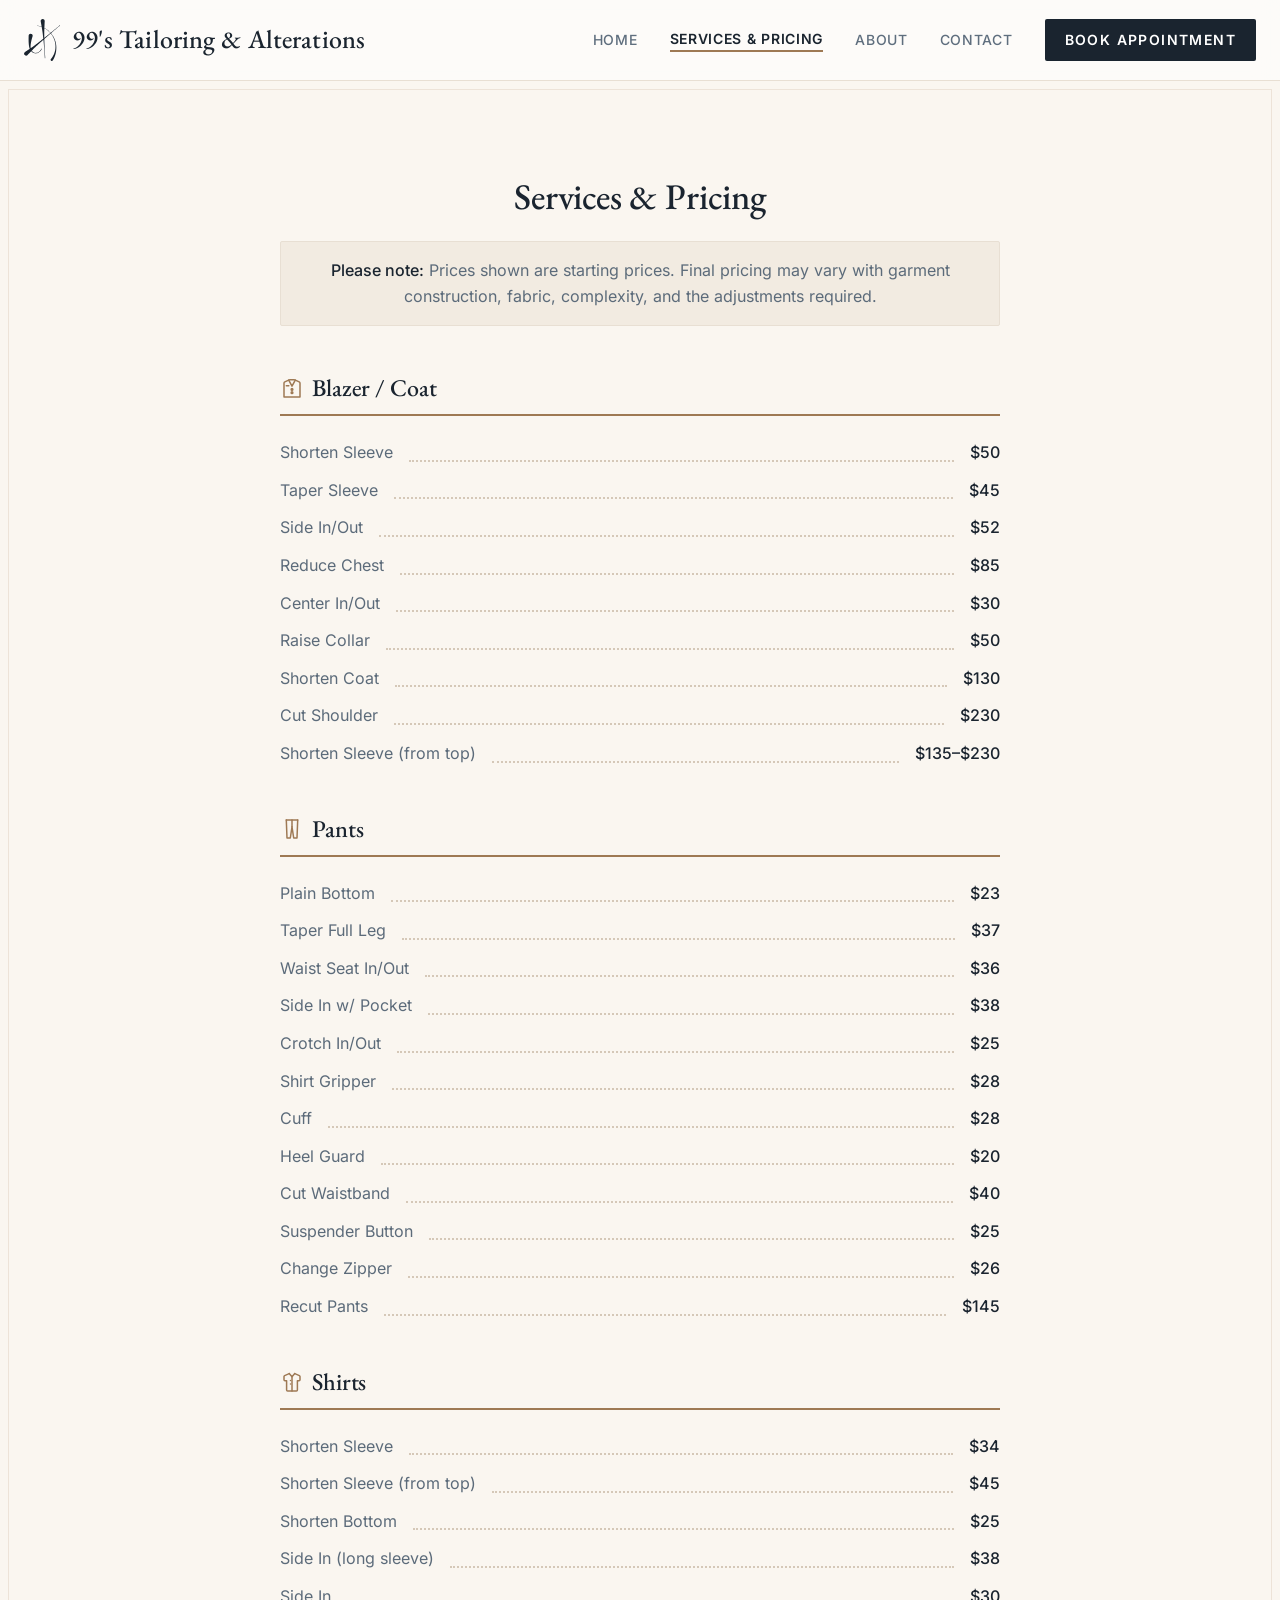
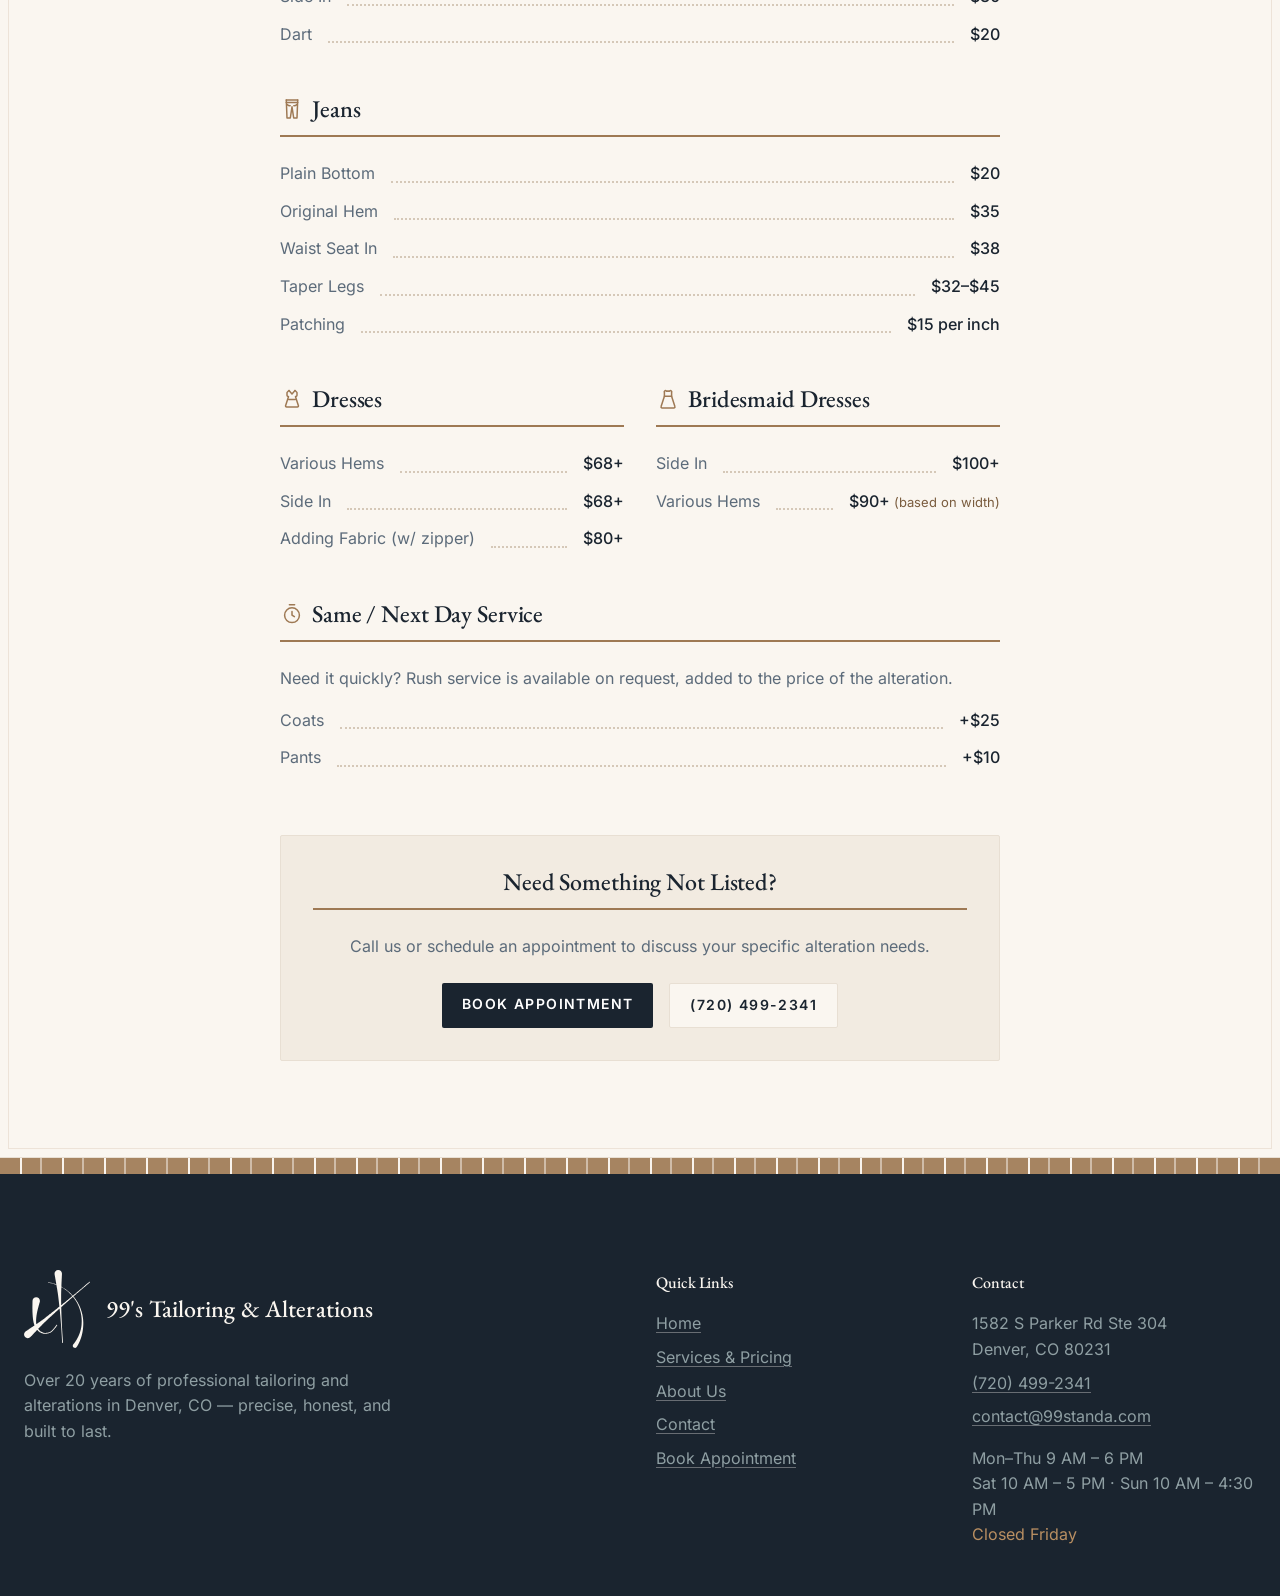
<file: services/index.html>
<!DOCTYPE html>
<html lang="en-US">
<head>
<meta charset="UTF-8">
<meta name="viewport" content="width=device-width, initial-scale=1.0">
<title>Alteration Prices in Denver | 99&#x27;s Tailoring &amp; Alterations</title>
<meta name="description" content="Full alteration price list for Denver: suit and blazer sleeves from $50, pants hemmed from $23, jeans from $20, dress hems from $68. Same and next-day service available.">
<link rel="canonical" href="https://www.99standa.com/services/">
<link rel="icon" type="image/svg+xml" href="../favicon.svg">
<link rel="alternate icon" type="image/png" href="../favicon.png">
<meta name="theme-color" content="#1A242F">
<meta property="og:type" content="website">
<meta property="og:site_name" content="99's Tailoring &amp; Alterations">
<meta property="og:locale" content="en_US">
<meta property="og:title" content="Alteration Prices in Denver | 99&#x27;s Tailoring &amp; Alterations">
<meta property="og:description" content="Full alteration price list for Denver: suit and blazer sleeves from $50, pants hemmed from $23, jeans from $20, dress hems from $68. Same and next-day service available.">
<meta property="og:url" content="https://www.99standa.com/services/">
<meta property="og:image" content="https://www.99standa.com/assets/img/og-image.jpg">
<meta property="og:image:width" content="1200">
<meta property="og:image:height" content="630">
<meta property="og:image:alt" content="Trimming a seam on a navy suit jacket at the sewing machine">
<meta name="twitter:card" content="summary_large_image">
<link rel="stylesheet" href="../assets/styles.css">

</head>
<body class="p-services bg-slate-50 text-slate-800 antialiased selection:bg-slate-200 selection:text-slate-900 flex flex-col min-h-screen">

<a class="skip-link" href="#main">Skip to content</a>

<svg width="0" height="0" style="position:absolute" aria-hidden="true" focusable="false"><defs>
      <symbol id="i-google" viewBox="0 0 48 48">
        <path fill="#6F4F33" d="M24 10.75c3.23 0 6.13 1.11 8.41 3.29l6.31-6.31C34.91 4.18 29.93 2 24 2 15.4 2 7.96 6.93 4.34 14.12l7.35 5.7c1.73-5.2 6.58-9.07 12.31-9.07z"/>
        <path fill="#8E6B47" d="M45.12 24.5c0-1.56-.14-3.06-.4-4.5H24v8.51h11.84c-.51 2.75-2.06 5.08-4.39 6.64v5.52h7.11c4.16-3.83 6.56-9.47 6.56-16.17z"/>
        <path fill="#AD8A62" d="M24 46c5.94 0 10.92-1.97 14.56-5.33l-7.11-5.52c-1.97 1.32-4.49 2.1-7.45 2.1-5.73 0-10.58-3.87-12.31-9.07H4.34v5.7C7.96 41.07 15.4 46 24 46z"/>
        <path fill="#C9AA85" d="M11.69 28.18C11.25 26.86 11 25.45 11 24s.25-2.86.69-4.18v-5.7H4.34C2.85 17.09 2 20.45 2 24s.85 6.91 2.34 9.88l7.35-5.7z"/>
      </symbol>
      <symbol id="i-blazer" viewBox="0 0 24 24">
        <path d="M8.7 4.1 4.8 5.9A1.4 1.4 0 0 0 4 7.2V21h16V7.2a1.4 1.4 0 0 0-.8-1.3l-3.9-1.8"/>
        <path d="M8.7 4.1 12 10.2l3.3-6.1"/><path d="M9.7 3.7h4.6"/><path d="M6.3 9.7h2.5"/>
        <circle cx="12" cy="13.4" r=".85"/><circle cx="12" cy="16.7" r=".85"/>
      </symbol>
      <symbol id="i-pants" viewBox="0 0 24 24">
        <path d="M6.3 3h11.4"/><path d="M6.3 3 7 21h3.3L12 9.8 13.7 21H17l.7-18"/><path d="M12 3v6.8"/>
      </symbol>
      <symbol id="i-jeans" viewBox="0 0 24 24">
        <path d="M6.3 3h11.4"/><path d="M6.25 5.5h11.5"/>
        <path d="M6.3 3 7 21h3.3L12 9.8 13.7 21H17l.7-18"/>
        <path d="M7.2 7.6c1 .9 2.1 1.2 3 1.1"/><path d="M16.8 7.6c-1 .9-2.1 1.2-3 1.1"/>
      </symbol>
      <symbol id="i-shirt" viewBox="0 0 24 24">
        <path d="M9.2 3.6 4.6 5.6A1.1 1.1 0 0 0 4 6.6v3.1a1 1 0 0 0 1 1h1.6V20a1 1 0 0 0 1 1h8.8a1 1 0 0 0 1-1v-9.3H19a1 1 0 0 0 1-1V6.6a1.1 1.1 0 0 0-.6-1l-4.6-2"/>
        <path d="M9.2 3.6 12 6.8l2.8-3.2"/><path d="M12 6.8V21"/>
        <path d="M10.5 10.4h.01M10.5 14h.01"/>
      </symbol>
      <symbol id="i-dress" viewBox="0 0 24 24">
        <path d="M9 3.5 12 7l3-3.5"/>
        <path d="M9 3.5 7.4 5a1 1 0 0 0-.4.8v2.4c0 .45.25.86.65 1.07l.85.45-2.85 8.7A1.1 1.1 0 0 0 6.7 20h10.6a1.1 1.1 0 0 0 1.05-1.58l-2.85-8.7.85-.45c.4-.21.65-.62.65-1.07V5.8a1 1 0 0 0-.4-.8L15 3.5"/>
        <path d="M8.7 12.4h6.6"/>
      </symbol>
      <symbol id="i-gown" viewBox="0 0 24 24">
        <path d="M8.4 4.7c0-1 1.1-1.5 1.8-.8.5.5 1.1.5 1.6 0h.4c.5.5 1.1.5 1.6 0 .7-.7 1.8-.2 1.8.8"/>
        <path d="M8.4 4.7v4.6L5.1 19.5A1.1 1.1 0 0 0 6.15 21h11.7a1.1 1.1 0 0 0 1.05-1.5L15.6 9.3V4.7"/>
        <path d="M8.4 9.3h7.2"/>
      </symbol>
      <symbol id="i-stopwatch" viewBox="0 0 24 24">
        <circle cx="12" cy="13.2" r="7.4"/><path d="M12 9.4v3.8l2.4 1.5"/><path d="M9.4 2.8h5.2"/>
      </symbol>
      <symbol id="i-menu" viewBox="0 0 24 24"><path d="M4 7h16M4 12h16M4 17h16"/></symbol>
      <symbol id="i-star" viewBox="0 0 24 24">
        <path d="m12 3.6 2.6 5.28 5.82.85-4.21 4.1 1 5.79L12 16.88l-5.21 2.74 1-5.79-4.21-4.1 5.82-.85Z"/>
      </symbol>
    </defs></svg>

<header class="bg-white/80 backdrop-blur-md border-b border-slate-200 sticky top-0 z-50">
      <div class="max-w-7xl mx-auto px-4 sm:px-6 h-20 flex items-center justify-between gap-3">
        <a href="../" class="flex items-center gap-2.5 sm:gap-3 min-w-0" aria-label="99's Tailoring &amp; Alterations — home">
          <img class="brand-mark" src="../assets/logo-navy.svg" alt="" width="42" height="50">
          <span class="brand-name text-slate-900 text-[1.02rem] sm:text-[1.34rem] lg:text-[1.5rem] xl:text-[1.62rem]">99's Tailoring &amp; Alterations</span>
        </a>
        <nav aria-label="Main" class="hidden lg:flex items-center gap-5 xl:gap-8">
          <a href="../" class="nav-link text-sm font-medium text-slate-500 hover:text-slate-900 transition-colors">Home</a>
          <a href="../services/" class="nav-link text-sm text-slate-900 font-semibold" aria-current="page">Services &amp; Pricing</a>
          <a href="../about/" class="nav-link text-sm font-medium text-slate-500 hover:text-slate-900 transition-colors">About</a>
          <a href="../contact/" class="nav-link text-sm font-medium text-slate-500 hover:text-slate-900 transition-colors">Contact</a>
          <a href="../book/" class="bg-slate-900 text-white px-5 py-2.5 rounded-md text-sm font-medium hover:bg-slate-800 transition-colors shadow-sm">Book Appointment</a>
        </nav>
        <button id="mobile-menu-btn" class="lg:hidden text-slate-600 hover:text-slate-900 focus:outline-none flex-none" aria-label="Menu" aria-expanded="false" aria-controls="mobile-menu">
          <svg aria-hidden="true" focusable="false" class="ic ic-ink text-2xl" style="width:1.5rem;height:1.5rem"><use href="#i-menu"></use></svg>
        </button>
      </div>
      <nav id="mobile-menu" aria-label="Mobile" class="hidden lg:hidden bg-white border-b border-slate-200 absolute w-full left-0 top-20 shadow-sm">
        <div class="flex flex-col px-6 py-4 space-y-4">
          <a href="../" class="nav-link text-sm font-medium text-slate-500 hover:text-slate-900 block">Home</a>
          <a href="../services/" class="nav-link text-sm text-slate-900 font-semibold block" aria-current="page">Services &amp; Pricing</a>
          <a href="../about/" class="nav-link text-sm font-medium text-slate-500 hover:text-slate-900 block">About</a>
          <a href="../contact/" class="nav-link text-sm font-medium text-slate-500 hover:text-slate-900 block">Contact</a>
          <a href="../book/" class="nav-link text-sm font-medium text-slate-500 hover:text-slate-900 block">Book Appointment</a>
        </div>
      </nav>
    </header>

<main id="main" class="flex-grow flex flex-col bg-white">

        <section class="py-16 md:py-24 border-b border-slate-200">
          <div class="max-w-3xl mx-auto px-6">
            <h1 class="text-3xl md:text-4xl font-medium tracking-tight text-slate-900 mb-6 text-center">Services &amp; Pricing</h1>
            <div class="bg-slate-50 border border-slate-200 p-4 rounded-md mb-12 text-center">
              <p class="text-sm text-slate-600"><span class="font-medium text-slate-900">Please note:</span> Prices shown are starting prices. Final pricing may vary with garment construction, fabric, complexity, and the adjustments required.</p>
            </div>
            <div class="space-y-12">

                            <div>
                <h2 class="text-lg font-medium tracking-tight text-slate-900 mb-4 border-b border-slate-200 pb-2 flex items-center gap-2"><svg aria-hidden="true" focusable="false" class="ic" style="width:24px;height:24px"><use href="#i-blazer"></use></svg>Blazer / Coat</h2>
                <ul class="space-y-3">
                  <li class="flex justify-between items-end"><span class="text-sm text-slate-600 bg-white pr-2 z-10">Shorten Sleeve</span><div class="flex-grow border-b border-dotted border-slate-300 mb-1 mx-2"></div><span class="text-sm font-medium text-slate-900 bg-white pl-2 z-10">$50</span></li>
                  <li class="flex justify-between items-end"><span class="text-sm text-slate-600 bg-white pr-2 z-10">Taper Sleeve</span><div class="flex-grow border-b border-dotted border-slate-300 mb-1 mx-2"></div><span class="text-sm font-medium text-slate-900 bg-white pl-2 z-10">$45</span></li>
                  <li class="flex justify-between items-end"><span class="text-sm text-slate-600 bg-white pr-2 z-10">Side In/Out</span><div class="flex-grow border-b border-dotted border-slate-300 mb-1 mx-2"></div><span class="text-sm font-medium text-slate-900 bg-white pl-2 z-10">$52</span></li>
                  <li class="flex justify-between items-end"><span class="text-sm text-slate-600 bg-white pr-2 z-10">Reduce Chest</span><div class="flex-grow border-b border-dotted border-slate-300 mb-1 mx-2"></div><span class="text-sm font-medium text-slate-900 bg-white pl-2 z-10">$85</span></li>
                  <li class="flex justify-between items-end"><span class="text-sm text-slate-600 bg-white pr-2 z-10">Center In/Out</span><div class="flex-grow border-b border-dotted border-slate-300 mb-1 mx-2"></div><span class="text-sm font-medium text-slate-900 bg-white pl-2 z-10">$30</span></li>
                  <li class="flex justify-between items-end"><span class="text-sm text-slate-600 bg-white pr-2 z-10">Raise Collar</span><div class="flex-grow border-b border-dotted border-slate-300 mb-1 mx-2"></div><span class="text-sm font-medium text-slate-900 bg-white pl-2 z-10">$50</span></li>
                  <li class="flex justify-between items-end"><span class="text-sm text-slate-600 bg-white pr-2 z-10">Shorten Coat</span><div class="flex-grow border-b border-dotted border-slate-300 mb-1 mx-2"></div><span class="text-sm font-medium text-slate-900 bg-white pl-2 z-10">$130</span></li>
                  <li class="flex justify-between items-end"><span class="text-sm text-slate-600 bg-white pr-2 z-10">Cut Shoulder</span><div class="flex-grow border-b border-dotted border-slate-300 mb-1 mx-2"></div><span class="text-sm font-medium text-slate-900 bg-white pl-2 z-10">$230</span></li>
                  <li class="flex justify-between items-end"><span class="text-sm text-slate-600 bg-white pr-2 z-10">Shorten Sleeve (from top)</span><div class="flex-grow border-b border-dotted border-slate-300 mb-1 mx-2"></div><span class="text-sm font-medium text-slate-900 bg-white pl-2 z-10">$135–$230</span></li>
                </ul>
              </div>

<div>
                <h2 class="text-lg font-medium tracking-tight text-slate-900 mb-4 border-b border-slate-200 pb-2 flex items-center gap-2"><svg aria-hidden="true" focusable="false" class="ic" style="width:24px;height:24px"><use href="#i-pants"></use></svg>Pants</h2>
                <ul class="space-y-3">
                  <li class="flex justify-between items-end"><span class="text-sm text-slate-600 bg-white pr-2 z-10">Plain Bottom</span><div class="flex-grow border-b border-dotted border-slate-300 mb-1 mx-2"></div><span class="text-sm font-medium text-slate-900 bg-white pl-2 z-10">$23</span></li>
                  <li class="flex justify-between items-end"><span class="text-sm text-slate-600 bg-white pr-2 z-10">Taper Full Leg</span><div class="flex-grow border-b border-dotted border-slate-300 mb-1 mx-2"></div><span class="text-sm font-medium text-slate-900 bg-white pl-2 z-10">$37</span></li>
                  <li class="flex justify-between items-end"><span class="text-sm text-slate-600 bg-white pr-2 z-10">Waist Seat In/Out</span><div class="flex-grow border-b border-dotted border-slate-300 mb-1 mx-2"></div><span class="text-sm font-medium text-slate-900 bg-white pl-2 z-10">$36</span></li>
                  <li class="flex justify-between items-end"><span class="text-sm text-slate-600 bg-white pr-2 z-10">Side In w/ Pocket</span><div class="flex-grow border-b border-dotted border-slate-300 mb-1 mx-2"></div><span class="text-sm font-medium text-slate-900 bg-white pl-2 z-10">$38</span></li>
                  <li class="flex justify-between items-end"><span class="text-sm text-slate-600 bg-white pr-2 z-10">Crotch In/Out</span><div class="flex-grow border-b border-dotted border-slate-300 mb-1 mx-2"></div><span class="text-sm font-medium text-slate-900 bg-white pl-2 z-10">$25</span></li>
                  <li class="flex justify-between items-end"><span class="text-sm text-slate-600 bg-white pr-2 z-10">Shirt Gripper</span><div class="flex-grow border-b border-dotted border-slate-300 mb-1 mx-2"></div><span class="text-sm font-medium text-slate-900 bg-white pl-2 z-10">$28</span></li>
                  <li class="flex justify-between items-end"><span class="text-sm text-slate-600 bg-white pr-2 z-10">Cuff</span><div class="flex-grow border-b border-dotted border-slate-300 mb-1 mx-2"></div><span class="text-sm font-medium text-slate-900 bg-white pl-2 z-10">$28</span></li>
                  <li class="flex justify-between items-end"><span class="text-sm text-slate-600 bg-white pr-2 z-10">Heel Guard</span><div class="flex-grow border-b border-dotted border-slate-300 mb-1 mx-2"></div><span class="text-sm font-medium text-slate-900 bg-white pl-2 z-10">$20</span></li>
                  <li class="flex justify-between items-end"><span class="text-sm text-slate-600 bg-white pr-2 z-10">Cut Waistband</span><div class="flex-grow border-b border-dotted border-slate-300 mb-1 mx-2"></div><span class="text-sm font-medium text-slate-900 bg-white pl-2 z-10">$40</span></li>
                  <li class="flex justify-between items-end"><span class="text-sm text-slate-600 bg-white pr-2 z-10">Suspender Button</span><div class="flex-grow border-b border-dotted border-slate-300 mb-1 mx-2"></div><span class="text-sm font-medium text-slate-900 bg-white pl-2 z-10">$25</span></li>
                  <li class="flex justify-between items-end"><span class="text-sm text-slate-600 bg-white pr-2 z-10">Change Zipper</span><div class="flex-grow border-b border-dotted border-slate-300 mb-1 mx-2"></div><span class="text-sm font-medium text-slate-900 bg-white pl-2 z-10">$26</span></li>
                  <li class="flex justify-between items-end"><span class="text-sm text-slate-600 bg-white pr-2 z-10">Recut Pants</span><div class="flex-grow border-b border-dotted border-slate-300 mb-1 mx-2"></div><span class="text-sm font-medium text-slate-900 bg-white pl-2 z-10">$145</span></li>
                </ul>
              </div>

              <div>
                <h2 class="text-lg font-medium tracking-tight text-slate-900 mb-4 border-b border-slate-200 pb-2 flex items-center gap-2"><svg aria-hidden="true" focusable="false" class="ic" style="width:24px;height:24px"><use href="#i-shirt"></use></svg>Shirts</h2>
                <ul class="space-y-3">
                  <li class="flex justify-between items-end"><span class="text-sm text-slate-600 bg-white pr-2 z-10">Shorten Sleeve</span><div class="flex-grow border-b border-dotted border-slate-300 mb-1 mx-2"></div><span class="text-sm font-medium text-slate-900 bg-white pl-2 z-10">$34</span></li>
                  <li class="flex justify-between items-end"><span class="text-sm text-slate-600 bg-white pr-2 z-10">Shorten Sleeve (from top)</span><div class="flex-grow border-b border-dotted border-slate-300 mb-1 mx-2"></div><span class="text-sm font-medium text-slate-900 bg-white pl-2 z-10">$45</span></li>
                  <li class="flex justify-between items-end"><span class="text-sm text-slate-600 bg-white pr-2 z-10">Shorten Bottom</span><div class="flex-grow border-b border-dotted border-slate-300 mb-1 mx-2"></div><span class="text-sm font-medium text-slate-900 bg-white pl-2 z-10">$25</span></li>
                  <li class="flex justify-between items-end"><span class="text-sm text-slate-600 bg-white pr-2 z-10">Side In (long sleeve)</span><div class="flex-grow border-b border-dotted border-slate-300 mb-1 mx-2"></div><span class="text-sm font-medium text-slate-900 bg-white pl-2 z-10">$38</span></li>
                  <li class="flex justify-between items-end"><span class="text-sm text-slate-600 bg-white pr-2 z-10">Side In</span><div class="flex-grow border-b border-dotted border-slate-300 mb-1 mx-2"></div><span class="text-sm font-medium text-slate-900 bg-white pl-2 z-10">$30</span></li>
                  <li class="flex justify-between items-end"><span class="text-sm text-slate-600 bg-white pr-2 z-10">Dart</span><div class="flex-grow border-b border-dotted border-slate-300 mb-1 mx-2"></div><span class="text-sm font-medium text-slate-900 bg-white pl-2 z-10">$20</span></li>
                </ul>
              </div>

              <div>
                <h2 class="text-lg font-medium tracking-tight text-slate-900 mb-4 border-b border-slate-200 pb-2 flex items-center gap-2"><svg aria-hidden="true" focusable="false" class="ic" style="width:24px;height:24px"><use href="#i-jeans"></use></svg>Jeans</h2>
                <ul class="space-y-3">
                  <li class="flex justify-between items-end"><span class="text-sm text-slate-600 bg-white pr-2 z-10">Plain Bottom</span><div class="flex-grow border-b border-dotted border-slate-300 mb-1 mx-2"></div><span class="text-sm font-medium text-slate-900 bg-white pl-2 z-10">$20</span></li>
                  <li class="flex justify-between items-end"><span class="text-sm text-slate-600 bg-white pr-2 z-10">Original Hem</span><div class="flex-grow border-b border-dotted border-slate-300 mb-1 mx-2"></div><span class="text-sm font-medium text-slate-900 bg-white pl-2 z-10">$35</span></li>
                  <li class="flex justify-between items-end"><span class="text-sm text-slate-600 bg-white pr-2 z-10">Waist Seat In</span><div class="flex-grow border-b border-dotted border-slate-300 mb-1 mx-2"></div><span class="text-sm font-medium text-slate-900 bg-white pl-2 z-10">$38</span></li>
                  <li class="flex justify-between items-end"><span class="text-sm text-slate-600 bg-white pr-2 z-10">Taper Legs</span><div class="flex-grow border-b border-dotted border-slate-300 mb-1 mx-2"></div><span class="text-sm font-medium text-slate-900 bg-white pl-2 z-10">$32–$45</span></li>
                  <li class="flex justify-between items-end"><span class="text-sm text-slate-600 bg-white pr-2 z-10">Patching</span><div class="flex-grow border-b border-dotted border-slate-300 mb-1 mx-2"></div><span class="text-sm font-medium text-slate-900 bg-white pl-2 z-10">$15 per inch</span></li>
                </ul>
              </div>

              <div class="grid md:grid-cols-2 gap-12 md:gap-8">
                <div>
                  <h2 class="text-lg font-medium tracking-tight text-slate-900 mb-4 border-b border-slate-200 pb-2 flex items-center gap-2"><svg aria-hidden="true" focusable="false" class="ic" style="width:24px;height:24px"><use href="#i-dress"></use></svg>Dresses</h2>
                  <ul class="space-y-3">
                    <li class="flex justify-between items-end"><span class="text-sm text-slate-600 bg-white pr-2 z-10">Various Hems</span><div class="flex-grow border-b border-dotted border-slate-300 mb-1 mx-2"></div><span class="text-sm font-medium text-slate-900 bg-white pl-2 z-10">$68+</span></li>
                    <li class="flex justify-between items-end"><span class="text-sm text-slate-600 bg-white pr-2 z-10">Side In</span><div class="flex-grow border-b border-dotted border-slate-300 mb-1 mx-2"></div><span class="text-sm font-medium text-slate-900 bg-white pl-2 z-10">$68+</span></li>
                    <li class="flex justify-between items-end"><span class="text-sm text-slate-600 bg-white pr-2 z-10">Adding Fabric (w/ zipper)</span><div class="flex-grow border-b border-dotted border-slate-300 mb-1 mx-2"></div><span class="text-sm font-medium text-slate-900 bg-white pl-2 z-10">$80+</span></li>
                  </ul>
                </div>
                <div>
                  <h2 class="text-lg font-medium tracking-tight text-slate-900 mb-4 border-b border-slate-200 pb-2 flex items-center gap-2"><svg aria-hidden="true" focusable="false" class="ic" style="width:24px;height:24px"><use href="#i-gown"></use></svg>Bridesmaid Dresses</h2>
                  <ul class="space-y-3">
                    <li class="flex justify-between items-end"><span class="text-sm text-slate-600 bg-white pr-2 z-10">Side In</span><div class="flex-grow border-b border-dotted border-slate-300 mb-1 mx-2"></div><span class="text-sm font-medium text-slate-900 bg-white pl-2 z-10">$100+</span></li>
                    <li class="flex justify-between items-end"><span class="text-sm text-slate-600 bg-white pr-2 z-10">Various Hems</span><div class="flex-grow border-b border-dotted border-slate-300 mb-1 mx-2"></div><span class="text-sm font-medium text-slate-900 bg-white pl-2 z-10">$90+ <span class="font-normal text-xs text-slate-400">(based on width)</span></span></li>
                  </ul>
                </div>
              </div>

              <div>
                <h2 class="text-lg font-medium tracking-tight text-slate-900 mb-4 border-b border-slate-200 pb-2 flex items-center gap-2"><svg aria-hidden="true" focusable="false" class="ic" style="width:24px;height:24px"><use href="#i-stopwatch"></use></svg>Same / Next Day Service</h2>
                <p class="text-sm text-slate-600 mb-4">Need it quickly? Rush service is available on request, added to the price of the alteration.</p>
                <ul class="space-y-3">
                  <li class="flex justify-between items-end"><span class="text-sm text-slate-600 bg-white pr-2 z-10">Coats</span><div class="flex-grow border-b border-dotted border-slate-300 mb-1 mx-2"></div><span class="text-sm font-medium text-slate-900 bg-white pl-2 z-10">+$25</span></li>
                  <li class="flex justify-between items-end"><span class="text-sm text-slate-600 bg-white pr-2 z-10">Pants</span><div class="flex-grow border-b border-dotted border-slate-300 mb-1 mx-2"></div><span class="text-sm font-medium text-slate-900 bg-white pl-2 z-10">+$10</span></li>
                </ul>
              </div>

            </div>
            <div class="mt-16 bg-slate-50 border border-slate-200 rounded-lg p-8 text-center">
              <h2 class="text-lg font-medium tracking-tight text-slate-900 mb-2">Need Something Not Listed?</h2>
              <p class="text-sm text-slate-600 mb-6">Call us or schedule an appointment to discuss your specific alteration needs.</p>
              <div class="flex flex-wrap justify-center gap-4">
                <a href="../book/" class="bg-slate-900 text-white px-5 py-2.5 rounded-md text-sm font-medium hover:bg-slate-800 transition-colors shadow-sm">Book Appointment</a>
                <a href="tel:+17204992341" class="bg-white text-slate-900 border border-slate-200 px-5 py-2.5 rounded-md text-sm font-medium hover:bg-slate-50 transition-colors shadow-sm">(720) 499-2341</a>
              </div>
            </div>
          </div>
        </section>
</main>

<div class="w-full h-4 bg-[#9E7954] opacity-90" style="background-image: repeating-linear-gradient(to right, transparent, transparent 20px, #FAF6F0 20px, #FAF6F0 22px, transparent 22px, transparent 40px, rgba(250,246,240,0.5) 40px, rgba(250,246,240,0.5) 42px);"></div>
<footer class="bg-white border-t border-slate-200 py-12 mt-auto">
      <div class="max-w-7xl mx-auto px-6 grid md:grid-cols-4 gap-8">
        <div class="md:col-span-2">
          <div class="flex items-center gap-4 mb-5">
            <img class="brand-mark" src="../assets/logo-cream.svg" alt="" width="78" height="92">
            <span class="brand-name text-xl md:text-2xl" style="white-space:normal">99's Tailoring &amp; Alterations</span>
          </div>
          <p class="text-sm text-slate-500 max-w-sm leading-relaxed mb-6">Over 20 years of professional tailoring and alterations in Denver, CO — precise, honest, and built to last.</p>
        </div>
        <div>
          <h2 class="text-sm font-medium text-slate-900 mb-4">Quick Links</h2>
          <ul class="space-y-2 text-sm text-slate-500">
            <li><a href="../" class="hover:text-slate-900 transition-colors">Home</a></li>
            <li><a href="../services/" class="hover:text-slate-900 transition-colors">Services &amp; Pricing</a></li>
            <li><a href="../about/" class="hover:text-slate-900 transition-colors">About Us</a></li>
            <li><a href="../contact/" class="hover:text-slate-900 transition-colors">Contact</a></li>
            <li><a href="../book/" class="hover:text-slate-900 transition-colors">Book Appointment</a></li>
          </ul>
        </div>
        <div>
          <h2 class="text-sm font-medium text-slate-900 mb-4">Contact</h2>
          <ul class="space-y-2 text-sm text-slate-500">
            <li>1582 S Parker Rd Ste 304<br>Denver, CO 80231</li>
            <li><a href="tel:+17204992341" class="hover:text-slate-900 transition-colors">(720) 499-2341</a></li>
            <li><a href="mailto:contact@99standa.com" class="hover:text-slate-900 transition-colors">contact@99standa.com</a></li>
            <li class="pt-2">Mon–Thu 9 AM – 6 PM<br>Sat 10 AM – 5 PM · Sun 10 AM – 4:30 PM<br><span class="text-slate-400">Closed Friday</span></li>
          </ul>
        </div>
      </div>
    </footer>

<script src="../assets/site.js" defer></script>

</body>
</html>
</file>
<file: assets/styles.css>
/* 99's Tailoring & Alterations
   Self-hosted typefaces, the Tailwind utilities these pages use, then the
   site's own styles. */
/* Typefaces served from this site, not from Google. Removes a
   third-party dependency and one round trip on every page load. */
@font-face{font-family:'Inter';font-style:normal;font-weight:400;font-display:swap;src:url('fonts/inter-latin-400-normal.woff2') format('woff2');}
@font-face{font-family:'Inter';font-style:normal;font-weight:500;font-display:swap;src:url('fonts/inter-latin-500-normal.woff2') format('woff2');}
@font-face{font-family:'Inter';font-style:normal;font-weight:600;font-display:swap;src:url('fonts/inter-latin-600-normal.woff2') format('woff2');}
@font-face{font-family:'EB Garamond';font-style:normal;font-weight:400;font-display:swap;src:url('fonts/eb-garamond-latin-400-normal.woff2') format('woff2');}
@font-face{font-family:'EB Garamond';font-style:normal;font-weight:500;font-display:swap;src:url('fonts/eb-garamond-latin-500-normal.woff2') format('woff2');}
@font-face{font-family:'EB Garamond';font-style:normal;font-weight:600;font-display:swap;src:url('fonts/eb-garamond-latin-600-normal.woff2') format('woff2');}
@font-face{font-family:'EB Garamond';font-style:italic;font-weight:400;font-display:swap;src:url('fonts/eb-garamond-latin-400-italic.woff2') format('woff2');}
@font-face{font-family:'Crimson Pro';font-style:italic;font-weight:400;font-display:swap;src:url('fonts/crimson-pro-latin-400-italic.woff2') format('woff2');}
*,:after,:before{--tw-border-spacing-x:0;--tw-border-spacing-y:0;--tw-translate-x:0;--tw-translate-y:0;--tw-rotate:0;--tw-skew-x:0;--tw-skew-y:0;--tw-scale-x:1;--tw-scale-y:1;--tw-pan-x: ;--tw-pan-y: ;--tw-pinch-zoom: ;--tw-scroll-snap-strictness:proximity;--tw-gradient-from-position: ;--tw-gradient-via-position: ;--tw-gradient-to-position: ;--tw-ordinal: ;--tw-slashed-zero: ;--tw-numeric-figure: ;--tw-numeric-spacing: ;--tw-numeric-fraction: ;--tw-ring-inset: ;--tw-ring-offset-width:0px;--tw-ring-offset-color:#fff;--tw-ring-color:rgba(59,130,246,.5);--tw-ring-offset-shadow:0 0 #0000;--tw-ring-shadow:0 0 #0000;--tw-shadow:0 0 #0000;--tw-shadow-colored:0 0 #0000;--tw-blur: ;--tw-brightness: ;--tw-contrast: ;--tw-grayscale: ;--tw-hue-rotate: ;--tw-invert: ;--tw-saturate: ;--tw-sepia: ;--tw-drop-shadow: ;--tw-backdrop-blur: ;--tw-backdrop-brightness: ;--tw-backdrop-contrast: ;--tw-backdrop-grayscale: ;--tw-backdrop-hue-rotate: ;--tw-backdrop-invert: ;--tw-backdrop-opacity: ;--tw-backdrop-saturate: ;--tw-backdrop-sepia: ;--tw-contain-size: ;--tw-contain-layout: ;--tw-contain-paint: ;--tw-contain-style: }::backdrop{--tw-border-spacing-x:0;--tw-border-spacing-y:0;--tw-translate-x:0;--tw-translate-y:0;--tw-rotate:0;--tw-skew-x:0;--tw-skew-y:0;--tw-scale-x:1;--tw-scale-y:1;--tw-pan-x: ;--tw-pan-y: ;--tw-pinch-zoom: ;--tw-scroll-snap-strictness:proximity;--tw-gradient-from-position: ;--tw-gradient-via-position: ;--tw-gradient-to-position: ;--tw-ordinal: ;--tw-slashed-zero: ;--tw-numeric-figure: ;--tw-numeric-spacing: ;--tw-numeric-fraction: ;--tw-ring-inset: ;--tw-ring-offset-width:0px;--tw-ring-offset-color:#fff;--tw-ring-color:rgba(59,130,246,.5);--tw-ring-offset-shadow:0 0 #0000;--tw-ring-shadow:0 0 #0000;--tw-shadow:0 0 #0000;--tw-shadow-colored:0 0 #0000;--tw-blur: ;--tw-brightness: ;--tw-contrast: ;--tw-grayscale: ;--tw-hue-rotate: ;--tw-invert: ;--tw-saturate: ;--tw-sepia: ;--tw-drop-shadow: ;--tw-backdrop-blur: ;--tw-backdrop-brightness: ;--tw-backdrop-contrast: ;--tw-backdrop-grayscale: ;--tw-backdrop-hue-rotate: ;--tw-backdrop-invert: ;--tw-backdrop-opacity: ;--tw-backdrop-saturate: ;--tw-backdrop-sepia: ;--tw-contain-size: ;--tw-contain-layout: ;--tw-contain-paint: ;--tw-contain-style: }/*! tailwindcss v3.4.17 | MIT License | https://tailwindcss.com*/*,:after,:before{box-sizing:border-box;border:0 solid #e5e7eb}:after,:before{--tw-content:""}:host,html{line-height:1.5;-webkit-text-size-adjust:100%;-moz-tab-size:4;-o-tab-size:4;tab-size:4;font-family:ui-sans-serif,system-ui,sans-serif,Apple Color Emoji,Segoe UI Emoji,Segoe UI Symbol,Noto Color Emoji;font-feature-settings:normal;font-variation-settings:normal;-webkit-tap-highlight-color:transparent}body{margin:0;line-height:inherit}hr{height:0;color:inherit;border-top-width:1px}abbr:where([title]){-webkit-text-decoration:underline dotted;text-decoration:underline dotted}h1,h2,h3,h4,h5,h6{font-size:inherit;font-weight:inherit}a{color:inherit;text-decoration:inherit}b,strong{font-weight:bolder}code,kbd,pre,samp{font-family:ui-monospace,SFMono-Regular,Menlo,Monaco,Consolas,Liberation Mono,Courier New,monospace;font-feature-settings:normal;font-variation-settings:normal;font-size:1em}small{font-size:80%}sub,sup{font-size:75%;line-height:0;position:relative;vertical-align:baseline}sub{bottom:-.25em}sup{top:-.5em}table{text-indent:0;border-color:inherit;border-collapse:collapse}button,input,optgroup,select,textarea{font-family:inherit;font-feature-settings:inherit;font-variation-settings:inherit;font-size:100%;font-weight:inherit;line-height:inherit;letter-spacing:inherit;color:inherit;margin:0;padding:0}button,select{text-transform:none}button,input:where([type=button]),input:where([type=reset]),input:where([type=submit]){-webkit-appearance:button;background-color:transparent;background-image:none}:-moz-focusring{outline:auto}:-moz-ui-invalid{box-shadow:none}progress{vertical-align:baseline}::-webkit-inner-spin-button,::-webkit-outer-spin-button{height:auto}[type=search]{-webkit-appearance:textfield;outline-offset:-2px}::-webkit-search-decoration{-webkit-appearance:none}::-webkit-file-upload-button{-webkit-appearance:button;font:inherit}summary{display:list-item}blockquote,dd,dl,figure,h1,h2,h3,h4,h5,h6,hr,p,pre{margin:0}fieldset{margin:0}fieldset,legend{padding:0}menu,ol,ul{list-style:none;margin:0;padding:0}dialog{padding:0}textarea{resize:vertical}input::-moz-placeholder,textarea::-moz-placeholder{opacity:1;color:#9ca3af}input::placeholder,textarea::placeholder{opacity:1;color:#9ca3af}[role=button],button{cursor:pointer}:disabled{cursor:default}audio,canvas,embed,iframe,img,object,svg,video{display:block;vertical-align:middle}img,video{max-width:100%;height:auto}[hidden]:where(:not([hidden=until-found])){display:none}.fixed{position:fixed}.absolute{position:absolute}.relative{position:relative}.sticky{position:sticky}.left-0{left:0}.top-0{top:0}.top-20{top:5rem}.z-10{z-index:10}.z-50{z-index:50}.m-0{margin:0}.mx-2{margin-left:.5rem;margin-right:.5rem}.mx-auto{margin-left:auto;margin-right:auto}.mb-1{margin-bottom:.25rem}.mb-1\.5{margin-bottom:.375rem}.mb-10{margin-bottom:2.5rem}.mb-12{margin-bottom:3rem}.mb-16{margin-bottom:4rem}.mb-2{margin-bottom:.5rem}.mb-20{margin-bottom:5rem}.mb-3{margin-bottom:.75rem}.mb-4{margin-bottom:1rem}.mb-5{margin-bottom:1.25rem}.mb-6{margin-bottom:1.5rem}.mb-8{margin-bottom:2rem}.ml-auto{margin-left:auto}.mr-auto{margin-right:auto}.mt-10{margin-top:2.5rem}.mt-12{margin-top:3rem}.mt-16{margin-top:4rem}.mt-2{margin-top:.5rem}.mt-6{margin-top:1.5rem}.mt-8{margin-top:2rem}.mt-auto{margin-top:auto}.block{display:block}.inline{display:inline}.flex{display:flex}.inline-flex{display:inline-flex}.grid{display:grid}.hidden{display:none}.aspect-\[3\/4\]{aspect-ratio:3/4}.aspect-square{aspect-ratio:1/1}.h-10{height:2.5rem}.h-12{height:3rem}.h-20{height:5rem}.h-4{height:1rem}.h-\[22rem\]{height:22rem}.h-full{height:100%}.min-h-screen{min-height:100vh}.w-10{width:2.5rem}.w-full{width:100%}.w-px{width:1px}.min-w-0{min-width:0}.max-w-3xl{max-width:48rem}.max-w-4xl{max-width:56rem}.max-w-5xl{max-width:64rem}.max-w-7xl{max-width:80rem}.max-w-sm{max-width:24rem}.max-w-xl{max-width:36rem}.flex-none{flex:none}.flex-grow{flex-grow:1}.resize-none{resize:none}.resize{resize:both}.grid-cols-2{grid-template-columns:repeat(2,minmax(0,1fr))}.flex-col{flex-direction:column}.flex-wrap{flex-wrap:wrap}.items-start{align-items:flex-start}.items-end{align-items:flex-end}.items-center{align-items:center}.items-baseline{align-items:baseline}.justify-center{justify-content:center}.justify-between{justify-content:space-between}.gap-0\.5{gap:.125rem}.gap-1{gap:.25rem}.gap-1\.5{gap:.375rem}.gap-10{gap:2.5rem}.gap-12{gap:3rem}.gap-2{gap:.5rem}.gap-2\.5{gap:.625rem}.gap-3{gap:.75rem}.gap-4{gap:1rem}.gap-5{gap:1.25rem}.gap-8{gap:2rem}.gap-x-4{-moz-column-gap:1rem;column-gap:1rem}.gap-y-2\.5{row-gap:.625rem}.space-y-12>:not([hidden])~:not([hidden]){--tw-space-y-reverse:0;margin-top:calc(3rem*(1 - var(--tw-space-y-reverse)));margin-bottom:calc(3rem*var(--tw-space-y-reverse))}.space-y-2>:not([hidden])~:not([hidden]){--tw-space-y-reverse:0;margin-top:calc(.5rem*(1 - var(--tw-space-y-reverse)));margin-bottom:calc(.5rem*var(--tw-space-y-reverse))}.space-y-3>:not([hidden])~:not([hidden]){--tw-space-y-reverse:0;margin-top:calc(.75rem*(1 - var(--tw-space-y-reverse)));margin-bottom:calc(.75rem*var(--tw-space-y-reverse))}.space-y-4>:not([hidden])~:not([hidden]){--tw-space-y-reverse:0;margin-top:calc(1rem*(1 - var(--tw-space-y-reverse)));margin-bottom:calc(1rem*var(--tw-space-y-reverse))}.space-y-6>:not([hidden])~:not([hidden]){--tw-space-y-reverse:0;margin-top:calc(1.5rem*(1 - var(--tw-space-y-reverse)));margin-bottom:calc(1.5rem*var(--tw-space-y-reverse))}.overflow-hidden{overflow:hidden}.break-all{word-break:break-all}.rounded-lg{border-radius:.5rem}.rounded-md{border-radius:.375rem}.rounded-none{border-radius:0}.border{border-width:1px}.border-8{border-width:8px}.border-\[12px\]{border-width:12px}.border-b{border-bottom-width:1px}.border-t{border-top-width:1px}.border-dotted{border-style:dotted}.border-slate-100{--tw-border-opacity:1;border-color:rgb(241 245 249/var(--tw-border-opacity,1))}.border-slate-200{--tw-border-opacity:1;border-color:rgb(226 232 240/var(--tw-border-opacity,1))}.border-slate-200\/60{border-color:rgba(226,232,240,.6)}.border-slate-300{--tw-border-opacity:1;border-color:rgb(203 213 225/var(--tw-border-opacity,1))}.border-slate-900{--tw-border-opacity:1;border-color:rgb(15 23 42/var(--tw-border-opacity,1))}.border-white{--tw-border-opacity:1;border-color:rgb(255 255 255/var(--tw-border-opacity,1))}.bg-\[\#9E7954\]{--tw-bg-opacity:1;background-color:rgb(158 121 84/var(--tw-bg-opacity,1))}.bg-\[var\(--border-cream\)\]{background-color:var(--border-cream)}.bg-slate-100{--tw-bg-opacity:1;background-color:rgb(241 245 249/var(--tw-bg-opacity,1))}.bg-slate-50{--tw-bg-opacity:1;background-color:rgb(248 250 252/var(--tw-bg-opacity,1))}.bg-slate-900{--tw-bg-opacity:1;background-color:rgb(15 23 42/var(--tw-bg-opacity,1))}.bg-white{--tw-bg-opacity:1;background-color:rgb(255 255 255/var(--tw-bg-opacity,1))}.bg-white\/80{background-color:hsla(0,0%,100%,.8)}.object-cover{-o-object-fit:cover;object-fit:cover}.object-center{-o-object-position:center;object-position:center}.object-top{-o-object-position:top;object-position:top}.p-4{padding:1rem}.p-5{padding:1.25rem}.p-6{padding:1.5rem}.p-8{padding:2rem}.px-3{padding-left:.75rem;padding-right:.75rem}.px-4{padding-left:1rem;padding-right:1rem}.px-5{padding-left:1.25rem;padding-right:1.25rem}.px-6{padding-left:1.5rem;padding-right:1.5rem}.py-10{padding-top:2.5rem;padding-bottom:2.5rem}.py-12{padding-top:3rem;padding-bottom:3rem}.py-16{padding-top:4rem;padding-bottom:4rem}.py-2{padding-top:.5rem;padding-bottom:.5rem}.py-2\.5{padding-top:.625rem;padding-bottom:.625rem}.py-20{padding-top:5rem;padding-bottom:5rem}.py-3\.5{padding-top:.875rem;padding-bottom:.875rem}.py-4{padding-top:1rem;padding-bottom:1rem}.py-5{padding-top:1.25rem;padding-bottom:1.25rem}.pb-2{padding-bottom:.5rem}.pl-2{padding-left:.5rem}.pl-5{padding-left:1.25rem}.pr-2{padding-right:.5rem}.pr-5{padding-right:1.25rem}.pt-2{padding-top:.5rem}.text-left{text-align:left}.text-center{text-align:center}.font-serif{font-family:ui-serif,Georgia,Cambria,Times New Roman,Times,serif}.text-2xl{font-size:1.5rem;line-height:2rem}.text-3xl{font-size:1.875rem;line-height:2.25rem}.text-4xl{font-size:2.25rem;line-height:2.5rem}.text-\[1\.02rem\]{font-size:1.02rem}.text-base{font-size:1rem;line-height:1.5rem}.text-lg{font-size:1.125rem;line-height:1.75rem}.text-sm{font-size:.875rem;line-height:1.25rem}.text-xl{font-size:1.25rem;line-height:1.75rem}.text-xs{font-size:.75rem;line-height:1rem}.font-light{font-weight:300}.font-medium{font-weight:500}.font-normal{font-weight:400}.font-semibold{font-weight:600}.uppercase{text-transform:uppercase}.italic{font-style:italic}.not-italic{font-style:normal}.leading-relaxed{line-height:1.625}.leading-tight{line-height:1.25}.tracking-tight{letter-spacing:-.025em}.tracking-wide{letter-spacing:.025em}.tracking-widest{letter-spacing:.1em}.text-slate-300{--tw-text-opacity:1;color:rgb(203 213 225/var(--tw-text-opacity,1))}.text-slate-400{--tw-text-opacity:1;color:rgb(148 163 184/var(--tw-text-opacity,1))}.text-slate-500{--tw-text-opacity:1;color:rgb(100 116 139/var(--tw-text-opacity,1))}.text-slate-600{--tw-text-opacity:1;color:rgb(71 85 105/var(--tw-text-opacity,1))}.text-slate-700{--tw-text-opacity:1;color:rgb(51 65 85/var(--tw-text-opacity,1))}.text-slate-800{--tw-text-opacity:1;color:rgb(30 41 59/var(--tw-text-opacity,1))}.text-slate-900{--tw-text-opacity:1;color:rgb(15 23 42/var(--tw-text-opacity,1))}.text-white{--tw-text-opacity:1;color:rgb(255 255 255/var(--tw-text-opacity,1))}.antialiased{-webkit-font-smoothing:antialiased;-moz-osx-font-smoothing:grayscale}.opacity-90{opacity:.9}.shadow-2xl{--tw-shadow:0 25px 50px -12px rgba(0,0,0,.25);--tw-shadow-colored:0 25px 50px -12px var(--tw-shadow-color)}.shadow-2xl,.shadow-sm{box-shadow:var(--tw-ring-offset-shadow,0 0 #0000),var(--tw-ring-shadow,0 0 #0000),var(--tw-shadow)}.shadow-sm{--tw-shadow:0 1px 2px 0 rgba(0,0,0,.05);--tw-shadow-colored:0 1px 2px 0 var(--tw-shadow-color)}.shadow-xl{--tw-shadow:0 20px 25px -5px rgba(0,0,0,.1),0 8px 10px -6px rgba(0,0,0,.1);--tw-shadow-colored:0 20px 25px -5px var(--tw-shadow-color),0 8px 10px -6px var(--tw-shadow-color);box-shadow:var(--tw-ring-offset-shadow,0 0 #0000),var(--tw-ring-shadow,0 0 #0000),var(--tw-shadow)}.backdrop-blur-md{--tw-backdrop-blur:blur(12px);-webkit-backdrop-filter:var(--tw-backdrop-blur) var(--tw-backdrop-brightness) var(--tw-backdrop-contrast) var(--tw-backdrop-grayscale) var(--tw-backdrop-hue-rotate) var(--tw-backdrop-invert) var(--tw-backdrop-opacity) var(--tw-backdrop-saturate) var(--tw-backdrop-sepia);backdrop-filter:var(--tw-backdrop-blur) var(--tw-backdrop-brightness) var(--tw-backdrop-contrast) var(--tw-backdrop-grayscale) var(--tw-backdrop-hue-rotate) var(--tw-backdrop-invert) var(--tw-backdrop-opacity) var(--tw-backdrop-saturate) var(--tw-backdrop-sepia)}.transition-colors{transition-property:color,background-color,border-color,text-decoration-color,fill,stroke;transition-timing-function:cubic-bezier(.4,0,.2,1);transition-duration:.15s}.selection\:bg-slate-200 ::-moz-selection{--tw-bg-opacity:1;background-color:rgb(226 232 240/var(--tw-bg-opacity,1))}.selection\:bg-slate-200 ::selection{--tw-bg-opacity:1;background-color:rgb(226 232 240/var(--tw-bg-opacity,1))}.selection\:text-slate-900 ::-moz-selection{--tw-text-opacity:1;color:rgb(15 23 42/var(--tw-text-opacity,1))}.selection\:text-slate-900 ::selection{--tw-text-opacity:1;color:rgb(15 23 42/var(--tw-text-opacity,1))}.selection\:bg-slate-200::-moz-selection{--tw-bg-opacity:1;background-color:rgb(226 232 240/var(--tw-bg-opacity,1))}.selection\:bg-slate-200::selection{--tw-bg-opacity:1;background-color:rgb(226 232 240/var(--tw-bg-opacity,1))}.selection\:text-slate-900::-moz-selection{--tw-text-opacity:1;color:rgb(15 23 42/var(--tw-text-opacity,1))}.selection\:text-slate-900::selection{--tw-text-opacity:1;color:rgb(15 23 42/var(--tw-text-opacity,1))}.hover\:border-slate-200:hover{--tw-border-opacity:1;border-color:rgb(226 232 240/var(--tw-border-opacity,1))}.hover\:border-slate-300:hover{--tw-border-opacity:1;border-color:rgb(203 213 225/var(--tw-border-opacity,1))}.hover\:bg-slate-50:hover{--tw-bg-opacity:1;background-color:rgb(248 250 252/var(--tw-bg-opacity,1))}.hover\:bg-slate-800:hover{--tw-bg-opacity:1;background-color:rgb(30 41 59/var(--tw-bg-opacity,1))}.hover\:text-slate-600:hover{--tw-text-opacity:1;color:rgb(71 85 105/var(--tw-text-opacity,1))}.hover\:text-slate-900:hover{--tw-text-opacity:1;color:rgb(15 23 42/var(--tw-text-opacity,1))}.hover\:underline:hover{text-decoration-line:underline}.focus\:border-slate-400:focus{--tw-border-opacity:1;border-color:rgb(148 163 184/var(--tw-border-opacity,1))}.focus\:outline-none:focus{outline:2px solid transparent;outline-offset:2px}.focus\:ring-1:focus{--tw-ring-offset-shadow:var(--tw-ring-inset) 0 0 0 var(--tw-ring-offset-width) var(--tw-ring-offset-color);--tw-ring-shadow:var(--tw-ring-inset) 0 0 0 calc(1px + var(--tw-ring-offset-width)) var(--tw-ring-color);box-shadow:var(--tw-ring-offset-shadow),var(--tw-ring-shadow),var(--tw-shadow,0 0 #0000)}.focus\:ring-slate-400:focus{--tw-ring-opacity:1;--tw-ring-color:rgb(148 163 184/var(--tw-ring-opacity,1))}@media (min-width:640px){.sm\:block{display:block}.sm\:h-96{height:24rem}.sm\:w-auto{width:auto}.sm\:grid-cols-3{grid-template-columns:repeat(3,minmax(0,1fr))}.sm\:flex-row{flex-direction:row}.sm\:items-start{align-items:flex-start}.sm\:gap-3{gap:.75rem}.sm\:gap-6{gap:1.5rem}.sm\:px-6{padding-left:1.5rem;padding-right:1.5rem}.sm\:px-8{padding-left:2rem;padding-right:2rem}.sm\:text-5xl{font-size:3rem;line-height:1}.sm\:text-\[1\.34rem\]{font-size:1.34rem}.sm\:text-sm{font-size:.875rem;line-height:1.25rem}}@media (min-width:768px){.md\:col-span-2{grid-column:span 2/span 2}.md\:col-span-5{grid-column:span 5/span 5}.md\:col-span-7{grid-column:span 7/span 7}.md\:mb-0{margin-bottom:0}.md\:mb-10{margin-bottom:2.5rem}.md\:mb-8{margin-bottom:2rem}.md\:mt-0{margin-top:0}.md\:flex{display:flex}.md\:hidden{display:none}.md\:h-\[40rem\]{height:40rem}.md\:grid-cols-12{grid-template-columns:repeat(12,minmax(0,1fr))}.md\:grid-cols-2{grid-template-columns:repeat(2,minmax(0,1fr))}.md\:grid-cols-3{grid-template-columns:repeat(3,minmax(0,1fr))}.md\:grid-cols-4{grid-template-columns:repeat(4,minmax(0,1fr))}.md\:justify-start{justify-content:flex-start}.md\:gap-12{gap:3rem}.md\:gap-4{gap:1rem}.md\:gap-6{gap:1.5rem}.md\:gap-8{gap:2rem}.md\:gap-x-6{-moz-column-gap:1.5rem;column-gap:1.5rem}.md\:gap-y-3{row-gap:.75rem}.md\:border-\[16px\]{border-width:16px}.md\:p-8{padding:2rem}.md\:py-24{padding-top:6rem;padding-bottom:6rem}.md\:py-3{padding-top:.75rem;padding-bottom:.75rem}.md\:text-left{text-align:left}.md\:text-2xl{font-size:1.5rem;line-height:2rem}.md\:text-3xl{font-size:1.875rem;line-height:2.25rem}.md\:text-4xl{font-size:2.25rem;line-height:2.5rem}.md\:text-6xl{font-size:3.75rem;line-height:1}.md\:text-xl{font-size:1.25rem;line-height:1.75rem}}@media (min-width:1024px){.lg\:flex{display:flex}.lg\:hidden{display:none}.lg\:text-\[1\.5rem\]{font-size:1.5rem}}@media (min-width:1280px){.xl\:gap-8{gap:2rem}.xl\:text-\[1\.62rem\]{font-size:1.62rem}}
:root {
        --bg-cream: #FAF6F0;
        --bg-warm: #F2EBE1;
        --navy-dark: #1A242F;
        --navy-light: #2C3E50;
        --accent-brown: #9E7954;
        --border-cream: #E8DFD3;
      }
      body { background-color: var(--bg-cream) !important; color: var(--navy-light) !important; font-family: 'Inter', sans-serif; }
      h1, h2, .font-serif { font-family: 'EB Garamond', Georgia, serif !important; font-weight: 500 !important; color: var(--navy-dark) !important; letter-spacing: -0.005em !important; }
      h3 { font-family: 'EB Garamond', Georgia, serif !important; color: var(--navy-dark) !important; font-weight: 500 !important; }
      .bg-white { background-color: var(--bg-cream) !important; }
      .bg-slate-50, .bg-slate-100 { background-color: var(--bg-warm) !important; }
      .bg-slate-900 { background-color: var(--navy-dark) !important; }
      .text-slate-900 { color: var(--navy-dark) !important; }
      .text-slate-800 { color: var(--navy-light) !important; }
      .text-slate-600 { color: #5C6B7A !important; }
      .text-slate-500 { color: #5F6E7E !important; }   /* was #738496 — 3.6:1 on cream */
      .text-slate-400 { color: #7A5C3E !important; }   /* was #9E7954 — 3.7:1 on cream */
      .border-slate-200, .border-slate-100 { border-color: var(--border-cream) !important; }
      .border-slate-300 { border-color: #D5C8B8 !important; }
      button.bg-slate-900, button.text-slate-900, a.bg-slate-900, a.border-slate-200 { border-radius: 2px !important; text-transform: uppercase !important; letter-spacing: 0.1em !important; font-size: 0.75rem !important; font-weight: 600 !important; box-shadow: none !important; }
      .nav-link { text-transform: uppercase; letter-spacing: 0.05em; font-size: 0.8rem !important; }
      .nav-link.text-slate-900 { border-bottom: 2px solid var(--accent-brown); }
      main section { position: relative; }
      main section::before { content: ''; position: absolute; top: 8px; left: 8px; right: 8px; bottom: 8px; border: 1px solid rgba(158, 121, 84, 0.15); pointer-events: none; z-index: 0; }
      main section > div { position: relative; z-index: 1; }
      img { border-radius: 2px !important; }
      .aspect-square { aspect-ratio: 3 / 4 !important; border-radius: 2px !important; }
      .shadow-sm { box-shadow: 4px 4px 0px rgba(26, 36, 47, 0.05) !important; }
      .border-dotted { border-bottom-width: 2px !important; border-bottom-style: dotted !important; }
      footer { background-color: var(--navy-dark) !important; color: var(--bg-cream) !important; border-top: none !important; padding-top: 6rem !important; }
      footer .text-slate-900, footer h4, footer span { color: var(--bg-cream) !important; }
      footer .text-slate-500, footer p { color: #8F9FA3 !important; }
      footer .border-slate-100 { border-color: rgba(255,255,255,0.1) !important; }
      footer a:hover { color: #FFF !important; }
      .theme-dark { background-color: var(--navy-dark) !important; }
      .theme-dark h2, .theme-dark p, .theme-dark a, .theme-dark button { color: var(--bg-cream) !important; }
      .theme-dark a, .theme-dark button { border-color: var(--bg-cream) !important; }
      .theme-dark::before { border-color: rgba(250, 246, 240, 0.1) !important; }
      /* Scoped to desktop: at 1-0-1 this outranks Tailwind's py-* utilities,
         so unscoped it forced 112px of padding onto the mobile hero too. */
      @media (min-width: 768px) { body.p-home main section { padding-top: 7rem; padding-bottom: 7rem; } }
      @media (min-width: 768px) { body.p-home .hero-grid { gap: 4rem; } }
      body.p-services h2.text-lg { font-size: 1.5rem !important; font-family: 'EB Garamond', Georgia, serif !important; color: var(--navy-dark) !important; border-bottom: 2px solid var(--accent-brown) !important; padding-bottom: 0.75rem !important; margin-bottom: 1.5rem !important; }
      body.p-home .grid.md\:grid-cols-3 > div { border-top: 4px solid var(--accent-brown) !important; border-radius: 0 !important; }
      .rounded-lg, .rounded-md { border-radius: 2px !important; }
      /* Tailwind's focus:outline-none leaves a *transparent* outline, so the
         mobile menu button and the form fields had no visible focus at all. */
      a:focus-visible, button:focus-visible, input:focus-visible,
      textarea:focus-visible, [tabindex]:focus-visible {
        outline: 2px solid var(--navy-dark) !important;
        outline-offset: 2px !important;
        border-radius: 2px;
      }
      #contact-form input:focus-visible, #contact-form textarea:focus-visible {
        outline-color: var(--accent-brown) !important;
      }
      .skip-link {
        position: absolute; left: 8px; top: -60px; z-index: 100;
        background: var(--navy-dark); color: var(--bg-cream);
        padding: 10px 16px; font-size: .8rem; font-weight: 600;
        letter-spacing: .08em; text-transform: uppercase; border-radius: 2px;
        transition: top .15s ease;
      }
      .skip-link:focus { top: 8px; }
      footer a { text-decoration: underline; text-underline-offset: 3px;
                 text-decoration-color: rgba(250,246,240,.35); }
      footer a:hover { text-decoration-color: currentColor; }
      @media (prefers-reduced-motion: reduce) {
        *, *::before, *::after { animation-duration: .01ms !important;
          animation-iteration-count: 1 !important; transition-duration: .01ms !important; }
        html { scroll-behavior: auto !important; }
      }
      /* Body copy at 16px and buttons at 14px. The original 14/12 is fine on a
         laptop but tight for a walk-in clientele reading a price list on a phone. */
      .text-sm { font-size: 1rem; line-height: 1.6; }
      .text-xs { font-size: .8125rem; }
      #contact-form label { font-size: .8125rem; }
      button.bg-slate-900, button.text-slate-900, a.bg-slate-900,
      a.border-slate-200 { font-size: .875rem !important; }
      .nav-link { font-size: .875rem !important; }
      /* .bg-white outranks the bare `footer` selector, so the footer was
         painting cream and hiding its own cream-coloured headings. */
      footer.bg-white { background-color: var(--navy-dark) !important; }
      footer .text-slate-400 { color: #B98F62 !important; }
    
body { font-family: 'Inter', sans-serif; }
      ::-webkit-scrollbar { width: 8px; }
      ::-webkit-scrollbar-track { background: #f1f5f9; }
      ::-webkit-scrollbar-thumb { background: #cbd5e1; border-radius: 4px; }
      ::-webkit-scrollbar-thumb:hover { background: #94a3b8; }
      /* ---- Brand lockup ------------------------------------------------ */
      /* The face renders old-style figures by default, which drops the 9s
         below the baseline of the letters. Force lining figures so
         "99's Tailoring & Alterations" sits on one even baseline. */
      .brand-name {
        font-family: 'EB Garamond', Georgia, serif;
        font-weight: 500;
        font-feature-settings: 'lnum' 1, 'onum' 0;
        font-variant-numeric: lining-nums;
        letter-spacing: 0.005em;
        white-space: nowrap;
        line-height: 1;
      }
      /* The mark is drawn as vector art, so it stays crisp at any size and
         takes its colour from the text around it — navy in the header,
         cream on the navy footer. No box needed. */
      .brand-mark { display: block; flex: none; width: auto; }
      header .brand-mark { height: 34px; }
      @media (min-width: 640px) { header .brand-mark { height: 42px; } }
      footer .brand-mark { height: 78px; }

      /* ---- Icon system -------------------------------------------------- */
      .ic { width: 1em; height: 1em; display: inline-block; vertical-align: -0.125em;
            fill: none; stroke: currentColor; stroke-width: 1.5;
            stroke-linecap: round; stroke-linejoin: round; color: var(--accent-brown); }
      .ic-fill { fill: currentColor; stroke: none; }
      .ic-ink { color: var(--navy-light); }
      .ic-star { color: var(--accent-brown); }

      /* ---- Google review header ----------------------------------------- */
      /* Crimson Pro runs ~11% smaller on the body than the Playfair this block
         originally used, so the sizes below put it back at the old optical size. */
      .pull-quote { font-family: 'Crimson Pro', Georgia, serif !important; font-style: italic;
                    font-weight: 400; font-size: 1.63rem; line-height: 1.58; }
      @media (min-width: 768px) { .pull-quote { font-size: 1.95rem; } }
      .review-columns { columns: 1; column-gap: 1.5rem; }
      @media (min-width: 768px)  { .review-columns { columns: 2; } }
      @media (min-width: 1024px) { .review-columns { columns: 3; } }
      .review-card { break-inside: avoid; margin-bottom: 1.5rem; display: inline-block; width: 100%; }
      .review-card[hidden] { display: none; }
      .g-card { background: var(--bg-cream); border: 1px solid var(--border-cream);
                box-shadow: 4px 4px 0 rgba(26,36,47,0.05); border-radius: 2px; }
      .g-rating { font-family: 'EB Garamond', Georgia, serif; font-weight: 500; color: var(--navy-dark);
                  line-height: 1; }
</file>
